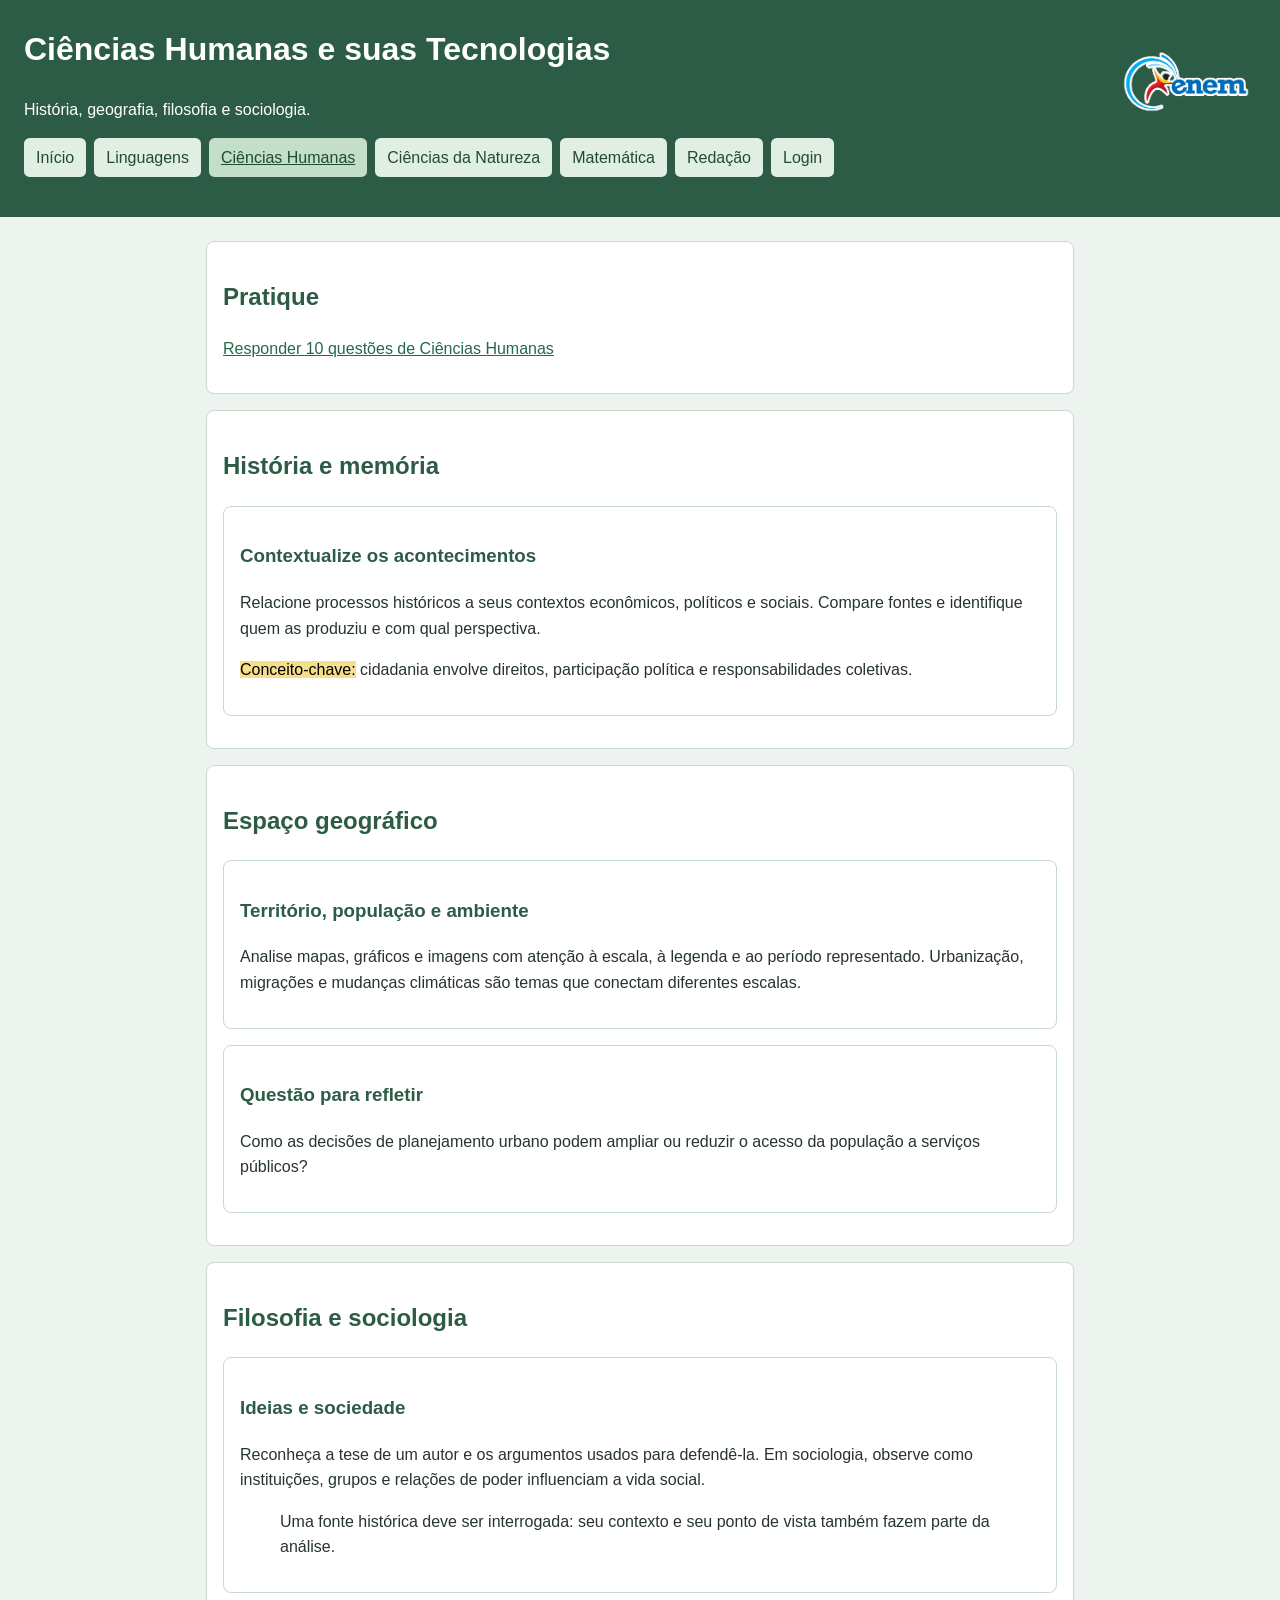
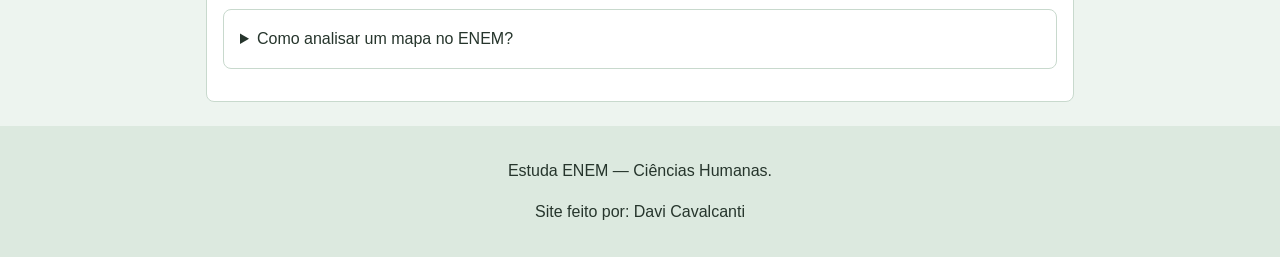
<file: Paginas/humanas.html>
<!doctype html>
<html lang="pt-BR">
<head>
  <meta charset="utf-8">
  <meta name="viewport" content="width=device-width, initial-scale=1">
  <title>Estuda ENEM | Ciências Humanas</title>
  <link rel="stylesheet" href="estilo.css">
</head>
<body>
  <header>
    <img class="logo-topo" src="../Imagens/Logo%20enem.png" alt="Logo do ENEM">
    <h1>Ciências Humanas e suas Tecnologias</h1>
    <p>História, geografia, filosofia e sociologia.</p>
    <nav aria-label="Navegação principal">
      <ul>
        <li><a href="index.html">Início</a></li>
        <li><a href="linguagens.html">Linguagens</a></li>
        <li><a href="humanas.html" aria-current="page">Ciências Humanas</a></li>
        <li><a href="natureza.html">Ciências da Natureza</a></li>
        <li><a href="matematica.html">Matemática</a></li>
        <li><a href="redacao.html">Redação</a></li>
        <li><a href="login.html">Login</a></li>
      </ul>
    </nav>
  </header>
  <main>
    <section aria-labelledby="pratica">
      <h2 id="pratica">Pratique</h2>
      <p><a href="questoes-humanas.html">Responder 10 questões de Ciências Humanas</a></p>
    </section>
    <section aria-labelledby="historia">
      <h2 id="historia">História e memória</h2>
      <article>
        <h3>Contextualize os acontecimentos</h3>
        <p>Relacione processos históricos a seus contextos econômicos, políticos e sociais. Compare fontes e identifique quem as produziu e com qual perspectiva.</p>
        <p><mark>Conceito-chave:</mark> cidadania envolve direitos, participação política e responsabilidades coletivas.</p>
      </article>
    </section>
    <section aria-labelledby="geografia">
      <h2 id="geografia">Espaço geográfico</h2>
      <article>
        <h3>Território, população e ambiente</h3>
        <p>Analise mapas, gráficos e imagens com atenção à escala, à legenda e ao período representado. Urbanização, migrações e mudanças climáticas são temas que conectam diferentes escalas.</p>
      </article>
      <aside>
        <h3>Questão para refletir</h3>
        <p>Como as decisões de planejamento urbano podem ampliar ou reduzir o acesso da população a serviços públicos?</p>
      </aside>
    </section>
    <section aria-labelledby="pensamento">
      <h2 id="pensamento">Filosofia e sociologia</h2>
      <article>
        <h3>Ideias e sociedade</h3>
        <p>Reconheça a tese de um autor e os argumentos usados para defendê-la. Em sociologia, observe como instituições, grupos e relações de poder influenciam a vida social.</p>
        <blockquote>
          <p>Uma fonte histórica deve ser interrogada: seu contexto e seu ponto de vista também fazem parte da análise.</p>
        </blockquote>
      </article>
      <details>
        <summary>Como analisar um mapa no ENEM?</summary>
        <p>Leia o título, a legenda, a escala e a fonte; depois relacione os dados à pergunta e ao contexto apresentado.</p>
      </details>
    </section>
  </main>
  <footer>
    <p>Estuda ENEM — Ciências Humanas.</p>
    <p>Site feito por: Davi Cavalcanti</p>
  </footer>
</body>
</html>
</file>
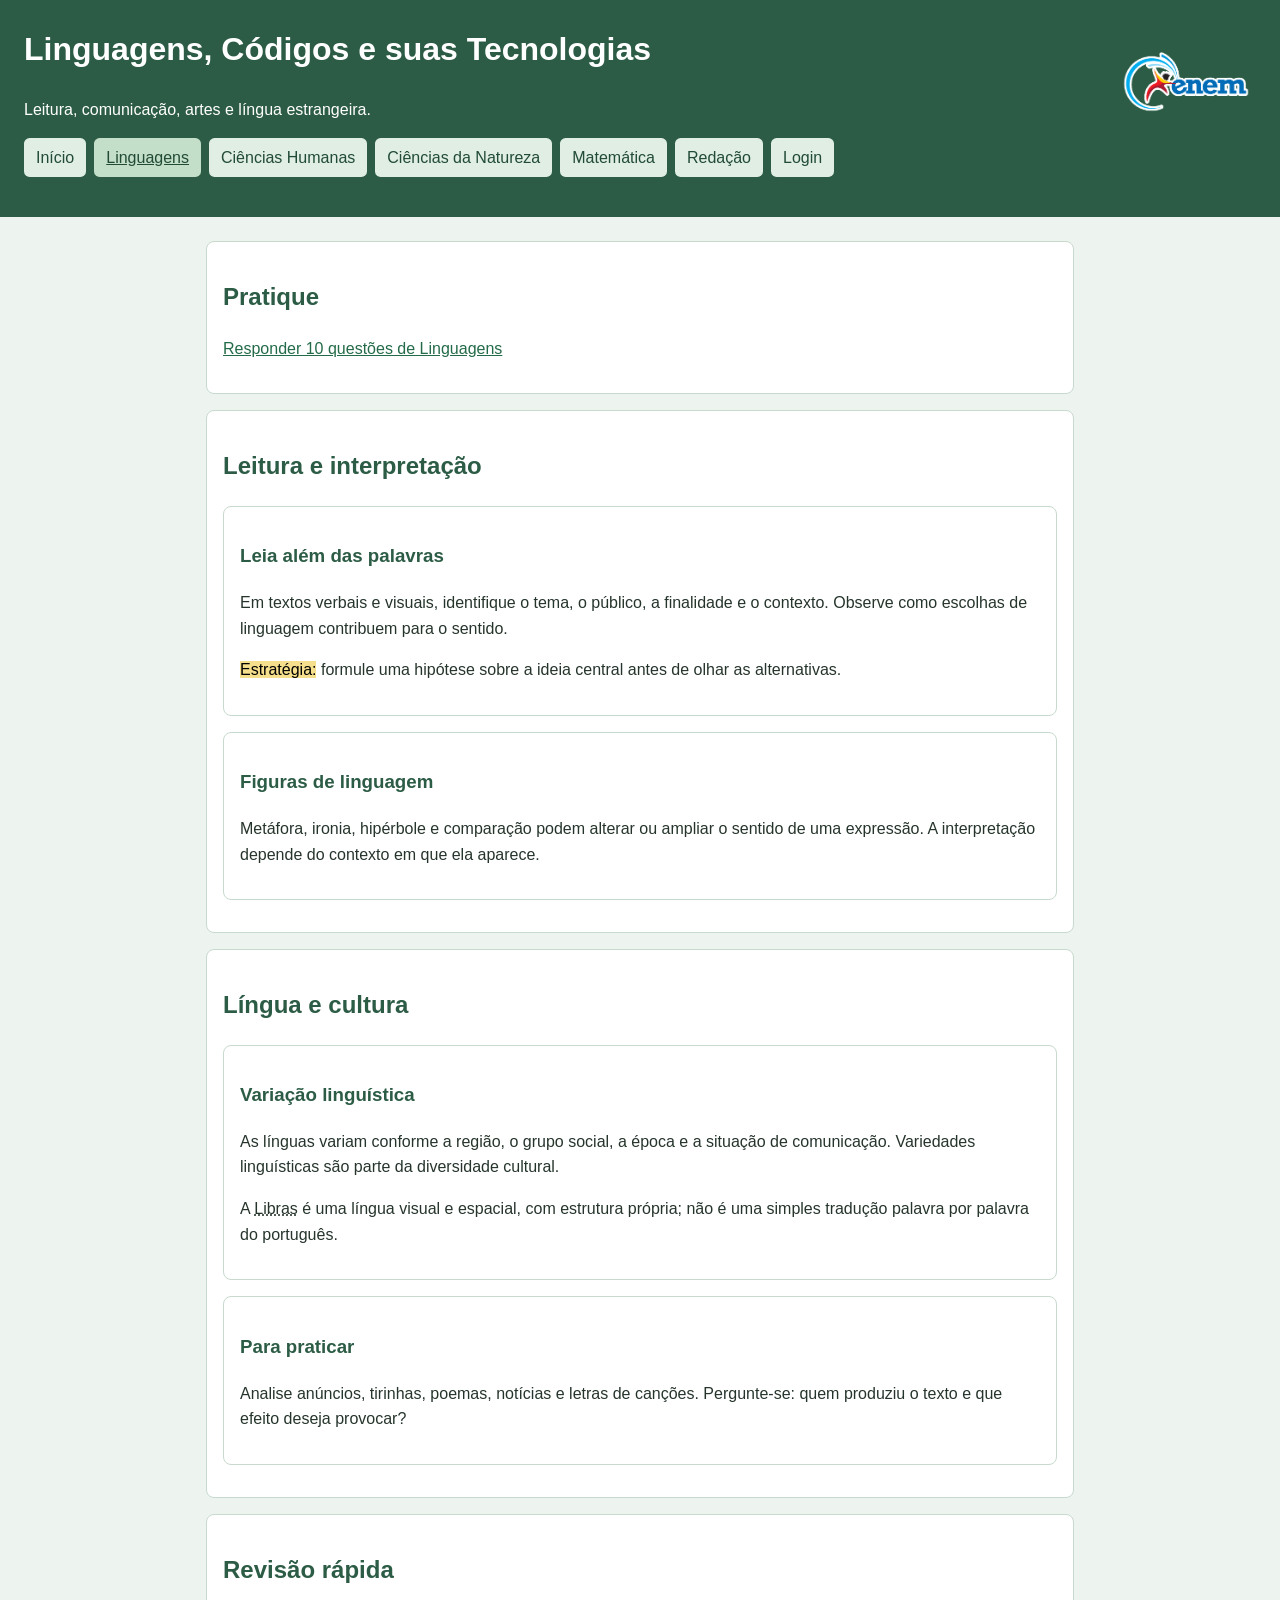
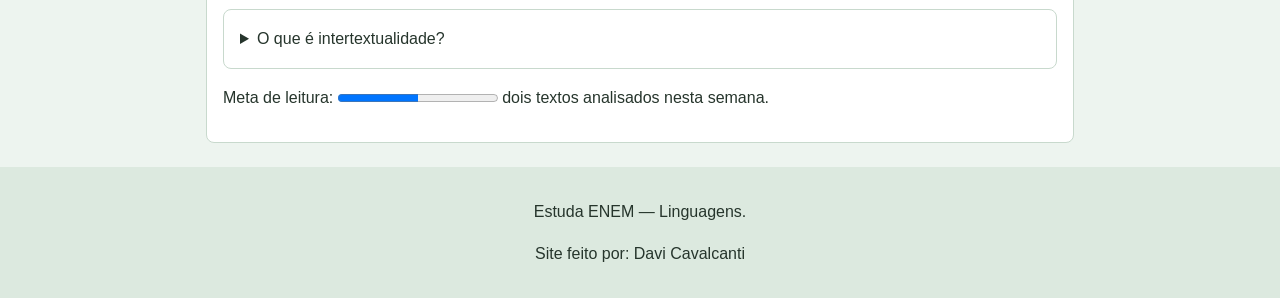
<file: Paginas/linguagens.html>
<!doctype html>
<html lang="pt-BR">
<head>
  <meta charset="utf-8">
  <meta name="viewport" content="width=device-width, initial-scale=1">
  <title>Estuda ENEM | Linguagens</title>
  <link rel="stylesheet" href="estilo.css">
</head>
<body>
  <header>
    <img class="logo-topo" src="../Imagens/Logo%20enem.png" alt="Logo do ENEM">
    <h1>Linguagens, Códigos e suas Tecnologias</h1>
    <p>Leitura, comunicação, artes e língua estrangeira.</p>
    <nav aria-label="Navegação principal">
      <ul>
        <li><a href="index.html">Início</a></li>
        <li><a href="linguagens.html" aria-current="page">Linguagens</a></li>
        <li><a href="humanas.html">Ciências Humanas</a></li>
        <li><a href="natureza.html">Ciências da Natureza</a></li>
        <li><a href="matematica.html">Matemática</a></li>
        <li><a href="redacao.html">Redação</a></li>
        <li><a href="login.html">Login</a></li>
      </ul>
    </nav>
  </header>
  <main>
    <section aria-labelledby="pratica">
      <h2 id="pratica">Pratique</h2>
      <p><a href="questoes-linguagens.html">Responder 10 questões de Linguagens</a></p>
    </section>
    <section aria-labelledby="leitura">
      <h2 id="leitura">Leitura e interpretação</h2>
      <article>
        <h3>Leia além das palavras</h3>
        <p>Em textos verbais e visuais, identifique o tema, o público, a finalidade e o contexto. Observe como escolhas de linguagem contribuem para o sentido.</p>
        <p><mark>Estratégia:</mark> formule uma hipótese sobre a ideia central antes de olhar as alternativas.</p>
      </article>
      <article>
        <h3>Figuras de linguagem</h3>
        <p>Metáfora, ironia, hipérbole e comparação podem alterar ou ampliar o sentido de uma expressão. A interpretação depende do contexto em que ela aparece.</p>
      </article>
    </section>
    <section aria-labelledby="linguas">
      <h2 id="linguas">Língua e cultura</h2>
      <article>
        <h3>Variação linguística</h3>
        <p>As línguas variam conforme a região, o grupo social, a época e a situação de comunicação. Variedades linguísticas são parte da diversidade cultural.</p>
        <p>A <abbr title="Língua Brasileira de Sinais">Libras</abbr> é uma língua visual e espacial, com estrutura própria; não é uma simples tradução palavra por palavra do português.</p>
      </article>
      <aside>
        <h3>Para praticar</h3>
        <p>Analise anúncios, tirinhas, poemas, notícias e letras de canções. Pergunte-se: quem produziu o texto e que efeito deseja provocar?</p>
      </aside>
    </section>
    <section aria-labelledby="revisao">
      <h2 id="revisao">Revisão rápida</h2>
      <details>
        <summary>O que é intertextualidade?</summary>
        <p>É a relação entre textos, que pode aparecer como citação, referência, paródia ou diálogo com uma obra anterior.</p>
      </details>
      <p>Meta de leitura: <progress value="2" max="4">2 de 4 textos</progress> dois textos analisados nesta semana.</p>
    </section>
  </main>
  <footer>
    <p>Estuda ENEM — Linguagens.</p>
    <p>Site feito por: Davi Cavalcanti</p>
  </footer>
</body>
</html>
</file>
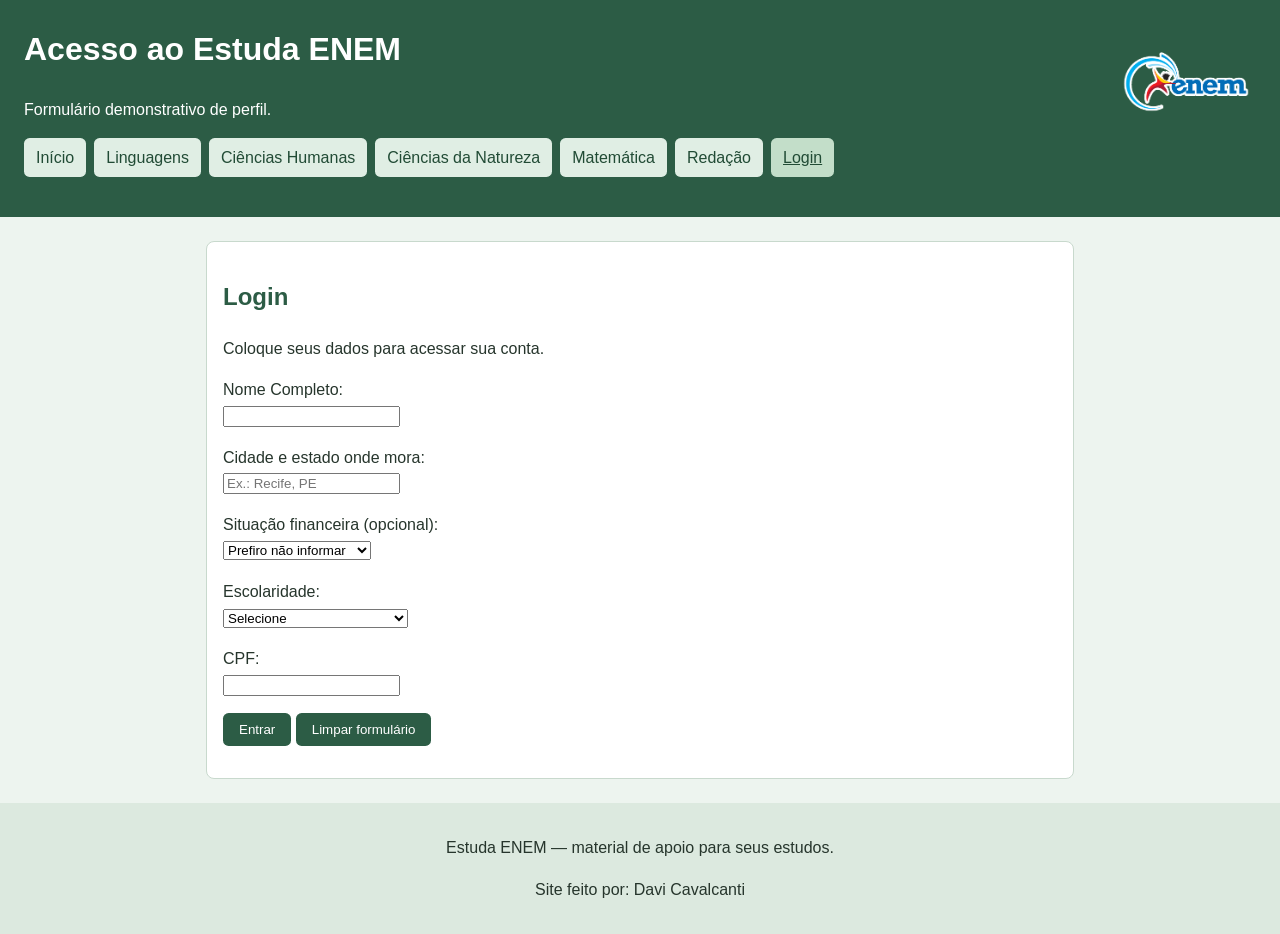
<file: Paginas/login.html>
<!doctype html>
<html lang="pt-BR">
<head>
  <meta charset="utf-8">
  <meta name="viewport" content="width=device-width, initial-scale=1">
  <title>Estuda ENEM | Login demonstrativo</title>
  <link rel="stylesheet" href="estilo.css">
</head>
<body>
  <header>
    <img class="logo-topo" src="../Imagens/Logo%20enem.png" alt="Logo do ENEM">
    <h1>Acesso ao Estuda ENEM</h1>
    <p>Formulário demonstrativo de perfil.</p>
    <nav aria-label="Navegação principal">
      <ul>
        <li><a href="index.html">Início</a></li>
        <li><a href="linguagens.html">Linguagens</a></li>
        <li><a href="humanas.html">Ciências Humanas</a></li>
        <li><a href="natureza.html">Ciências da Natureza</a></li>
        <li><a href="matematica.html">Matemática</a></li>
        <li><a href="redacao.html">Redação</a></li>
        <li><a href="login.html" aria-current="page">Login</a></li>
      </ul>
    </nav>
  </header>
  <main>
    <section aria-labelledby="formulario">
      <h2 id="formulario">Login</h2>
      <p>Coloque seus dados para acessar sua conta.</p>
      <form>
        <p>
          <label for="nome">Nome Completo:</label><br>
          <input id="nome" name="nome" type="text" autocomplete="name" required>
        </p>
        <p>
          <label for="local">Cidade e estado onde mora:</label><br>
          <input id="local" name="local" type="text" placeholder="Ex.: Recife, PE" autocomplete="address-level2">
        </p>
        <p>
          <label for="situacao-financeira">Situação financeira (opcional):</label><br>
          <select id="situacao-financeira" name="situacao-financeira">
            <option value="">Prefiro não informar</option>
            <option value="baixa-renda">Renda familiar baixa</option>
            <option value="media-renda">Renda familiar média</option>
            <option value="alta-renda">Renda familiar alta</option>
          </select>
        </p>
        <p>
          <label for="escolaridade">Escolaridade:</label><br>
          <select id="escolaridade" name="escolaridade" required>
            <option value="">Selecione</option>
            <option value="fundamental">Ensino Fundamental</option>
            <option value="medio-incompleto">Ensino Médio incompleto</option>
            <option value="medio-completo">Ensino Médio completo</option>
            <option value="superior-incompleto">Ensino Superior incompleto</option>
            <option value="superior-completo">Ensino Superior completo</option>
            <option value="pos-graduacao">Pós-graduação</option>
          </select>
        </p>
        <p>
          <label for="senha">CPF:</label><br>
          <input id="senha" name="senha" type="password" autocomplete="new-password" required>
        </p>
        <p>
          <button type="submit">Entrar</button>
          <button type="reset">Limpar formulário</button>
        </p>
      </form>
    </section>
  </main>
  <footer>
    <p>Estuda ENEM — material de apoio para seus estudos.</p>
    <p>Site feito por: Davi Cavalcanti</p>
  </footer>
</body>
</html>
</file>
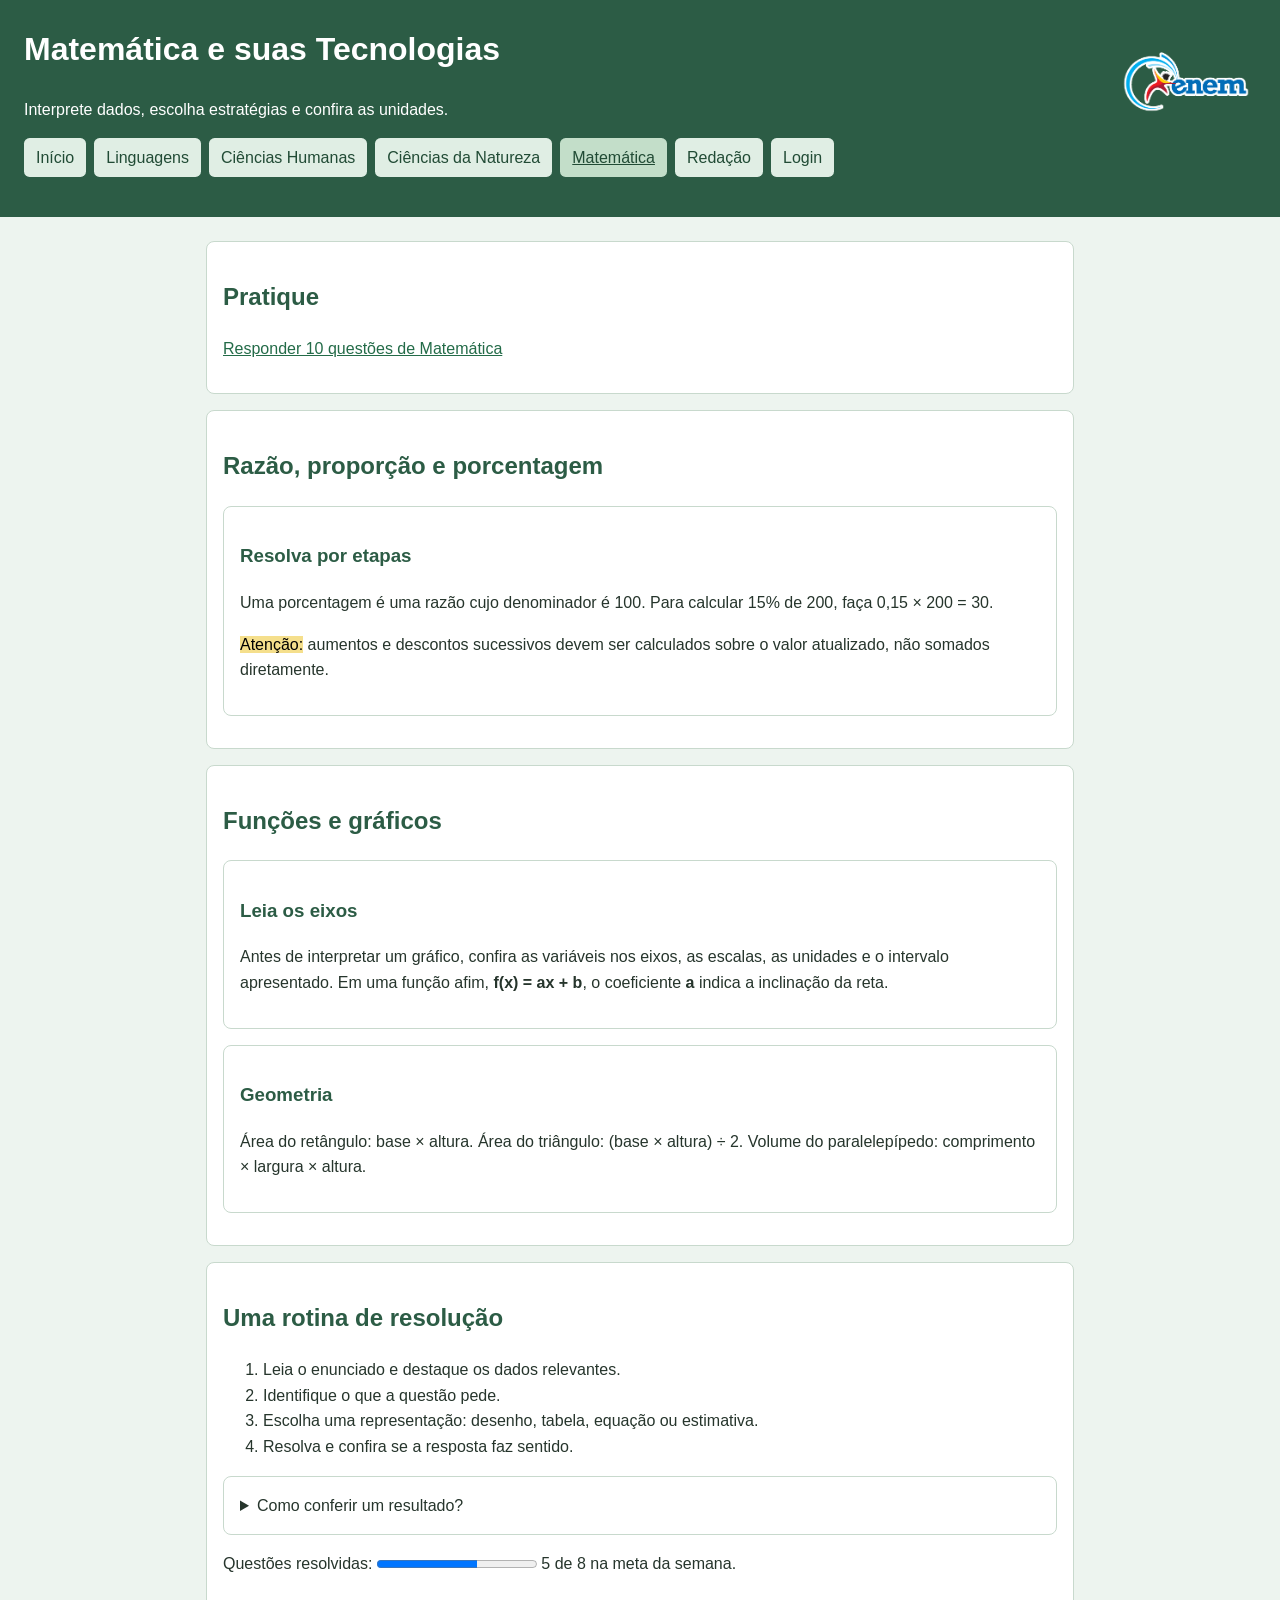
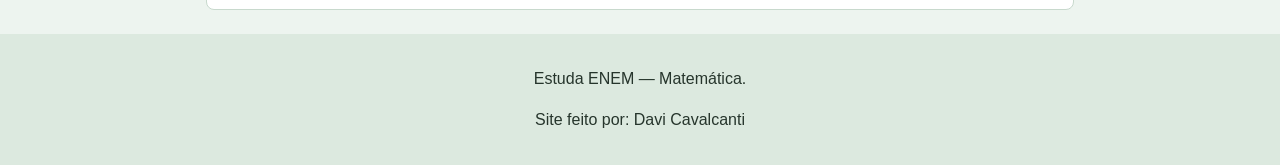
<file: Paginas/matematica.html>
<!doctype html>
<html lang="pt-BR">
<head>
  <meta charset="utf-8">
  <meta name="viewport" content="width=device-width, initial-scale=1">
  <title>Estuda ENEM | Matemática</title>
  <link rel="stylesheet" href="estilo.css">
</head>
<body>
  <header>
    <img class="logo-topo" src="../Imagens/Logo%20enem.png" alt="Logo do ENEM">
    <h1>Matemática e suas Tecnologias</h1>
    <p>Interprete dados, escolha estratégias e confira as unidades.</p>
    <nav aria-label="Navegação principal">
      <ul>
        <li><a href="index.html">Início</a></li>
        <li><a href="linguagens.html">Linguagens</a></li>
        <li><a href="humanas.html">Ciências Humanas</a></li>
        <li><a href="natureza.html">Ciências da Natureza</a></li>
        <li><a href="matematica.html" aria-current="page">Matemática</a></li>
        <li><a href="redacao.html">Redação</a></li>
        <li><a href="login.html">Login</a></li>
      </ul>
    </nav>
  </header>
  <main>
    <section aria-labelledby="pratica">
      <h2 id="pratica">Pratique</h2>
      <p><a href="questoes-matematica.html">Responder 10 questões de Matemática</a></p>
    </section>
    <section aria-labelledby="proporcao">
      <h2 id="proporcao">Razão, proporção e porcentagem</h2>
      <article>
        <h3>Resolva por etapas</h3>
        <p>Uma porcentagem é uma razão cujo denominador é 100. Para calcular 15% de 200, faça 0,15 × 200 = 30.</p>
        <p><mark>Atenção:</mark> aumentos e descontos sucessivos devem ser calculados sobre o valor atualizado, não somados diretamente.</p>
      </article>
    </section>
    <section aria-labelledby="funcoes">
      <h2 id="funcoes">Funções e gráficos</h2>
      <article>
        <h3>Leia os eixos</h3>
        <p>Antes de interpretar um gráfico, confira as variáveis nos eixos, as escalas, as unidades e o intervalo apresentado. Em uma função afim, <strong>f(x) = ax + b</strong>, o coeficiente <strong>a</strong> indica a inclinação da reta.</p>
      </article>
      <aside>
        <h3>Geometria</h3>
        <p>Área do retângulo: base × altura. Área do triângulo: (base × altura) ÷ 2. Volume do paralelepípedo: comprimento × largura × altura.</p>
      </aside>
    </section>
    <section aria-labelledby="resolucao">
      <h2 id="resolucao">Uma rotina de resolução</h2>
      <ol>
        <li>Leia o enunciado e destaque os dados relevantes.</li>
        <li>Identifique o que a questão pede.</li>
        <li>Escolha uma representação: desenho, tabela, equação ou estimativa.</li>
        <li>Resolva e confira se a resposta faz sentido.</li>
      </ol>
      <details>
        <summary>Como conferir um resultado?</summary>
        <p>Releia o problema, verifique as unidades e estime a ordem de grandeza. Se possível, substitua o resultado na relação usada.</p>
      </details>
      <p>Questões resolvidas: <progress value="5" max="8">5 de 8</progress> 5 de 8 na meta da semana.</p>
    </section>
  </main>
  <footer>
    <p>Estuda ENEM — Matemática.</p>
    <p>Site feito por: Davi Cavalcanti</p>
  </footer>
</body>
</html>
</file>
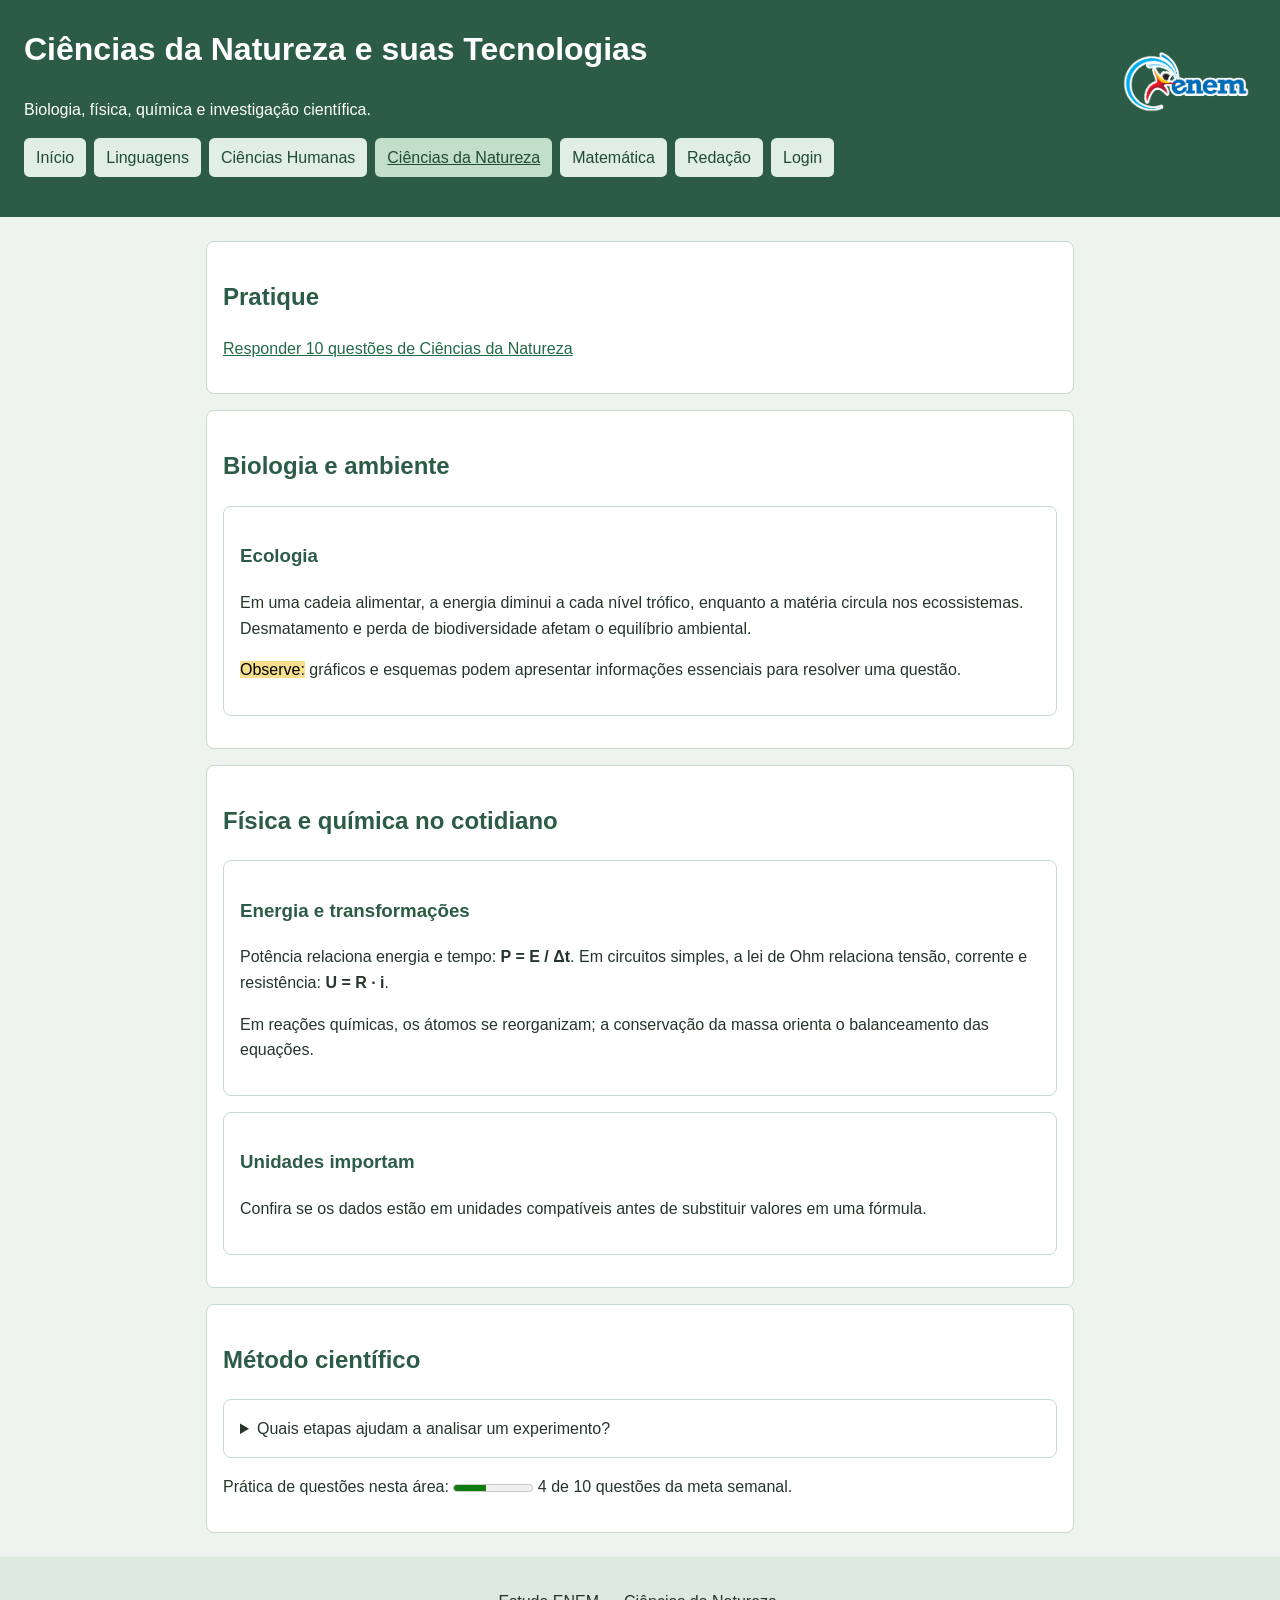
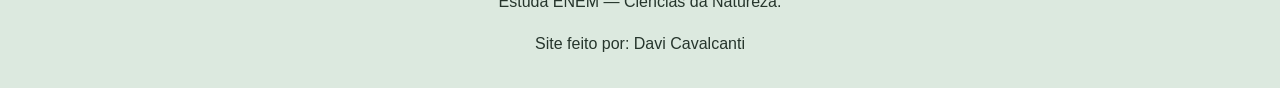
<file: Paginas/natureza.html>
<!doctype html>
<html lang="pt-BR">
<head>
  <meta charset="utf-8">
  <meta name="viewport" content="width=device-width, initial-scale=1">
  <title>Estuda ENEM | Ciências da Natureza</title>
  <link rel="stylesheet" href="estilo.css">
</head>
<body>
  <header>
    <img class="logo-topo" src="../Imagens/Logo%20enem.png" alt="Logo do ENEM">
    <h1>Ciências da Natureza e suas Tecnologias</h1>
    <p>Biologia, física, química e investigação científica.</p>
    <nav aria-label="Navegação principal">
      <ul>
        <li><a href="index.html">Início</a></li>
        <li><a href="linguagens.html">Linguagens</a></li>
        <li><a href="humanas.html">Ciências Humanas</a></li>
        <li><a href="natureza.html" aria-current="page">Ciências da Natureza</a></li>
        <li><a href="matematica.html">Matemática</a></li>
        <li><a href="redacao.html">Redação</a></li>
        <li><a href="login.html">Login</a></li>
      </ul>
    </nav>
  </header>
  <main>
    <section aria-labelledby="pratica">
      <h2 id="pratica">Pratique</h2>
      <p><a href="questoes-natureza.html">Responder 10 questões de Ciências da Natureza</a></p>
    </section>
    <section aria-labelledby="biologia">
      <h2 id="biologia">Biologia e ambiente</h2>
      <article>
        <h3>Ecologia</h3>
        <p>Em uma cadeia alimentar, a energia diminui a cada nível trófico, enquanto a matéria circula nos ecossistemas. Desmatamento e perda de biodiversidade afetam o equilíbrio ambiental.</p>
        <p><mark>Observe:</mark> gráficos e esquemas podem apresentar informações essenciais para resolver uma questão.</p>
      </article>
    </section>
    <section aria-labelledby="fisica-quimica">
      <h2 id="fisica-quimica">Física e química no cotidiano</h2>
      <article>
        <h3>Energia e transformações</h3>
        <p>Potência relaciona energia e tempo: <strong>P = E / Δt</strong>. Em circuitos simples, a lei de Ohm relaciona tensão, corrente e resistência: <strong>U = R · i</strong>.</p>
        <p>Em reações químicas, os átomos se reorganizam; a conservação da massa orienta o balanceamento das equações.</p>
      </article>
      <aside>
        <h3>Unidades importam</h3>
        <p>Confira se os dados estão em unidades compatíveis antes de substituir valores em uma fórmula.</p>
      </aside>
    </section>
    <section aria-labelledby="metodo">
      <h2 id="metodo">Método científico</h2>
      <details>
        <summary>Quais etapas ajudam a analisar um experimento?</summary>
        <p>Identifique a pergunta, a hipótese, as variáveis, o procedimento, os resultados e a conclusão. Diferencie o que foi observado do que foi inferido.</p>
      </details>
      <p>Prática de questões nesta área: <meter min="0" max="10" value="4">4 de 10</meter> 4 de 10 questões da meta semanal.</p>
    </section>
  </main>
  <footer>
    <p>Estuda ENEM — Ciências da Natureza.</p>
    <p>Site feito por: Davi Cavalcanti</p>
  </footer>
</body>
</html>
</file>
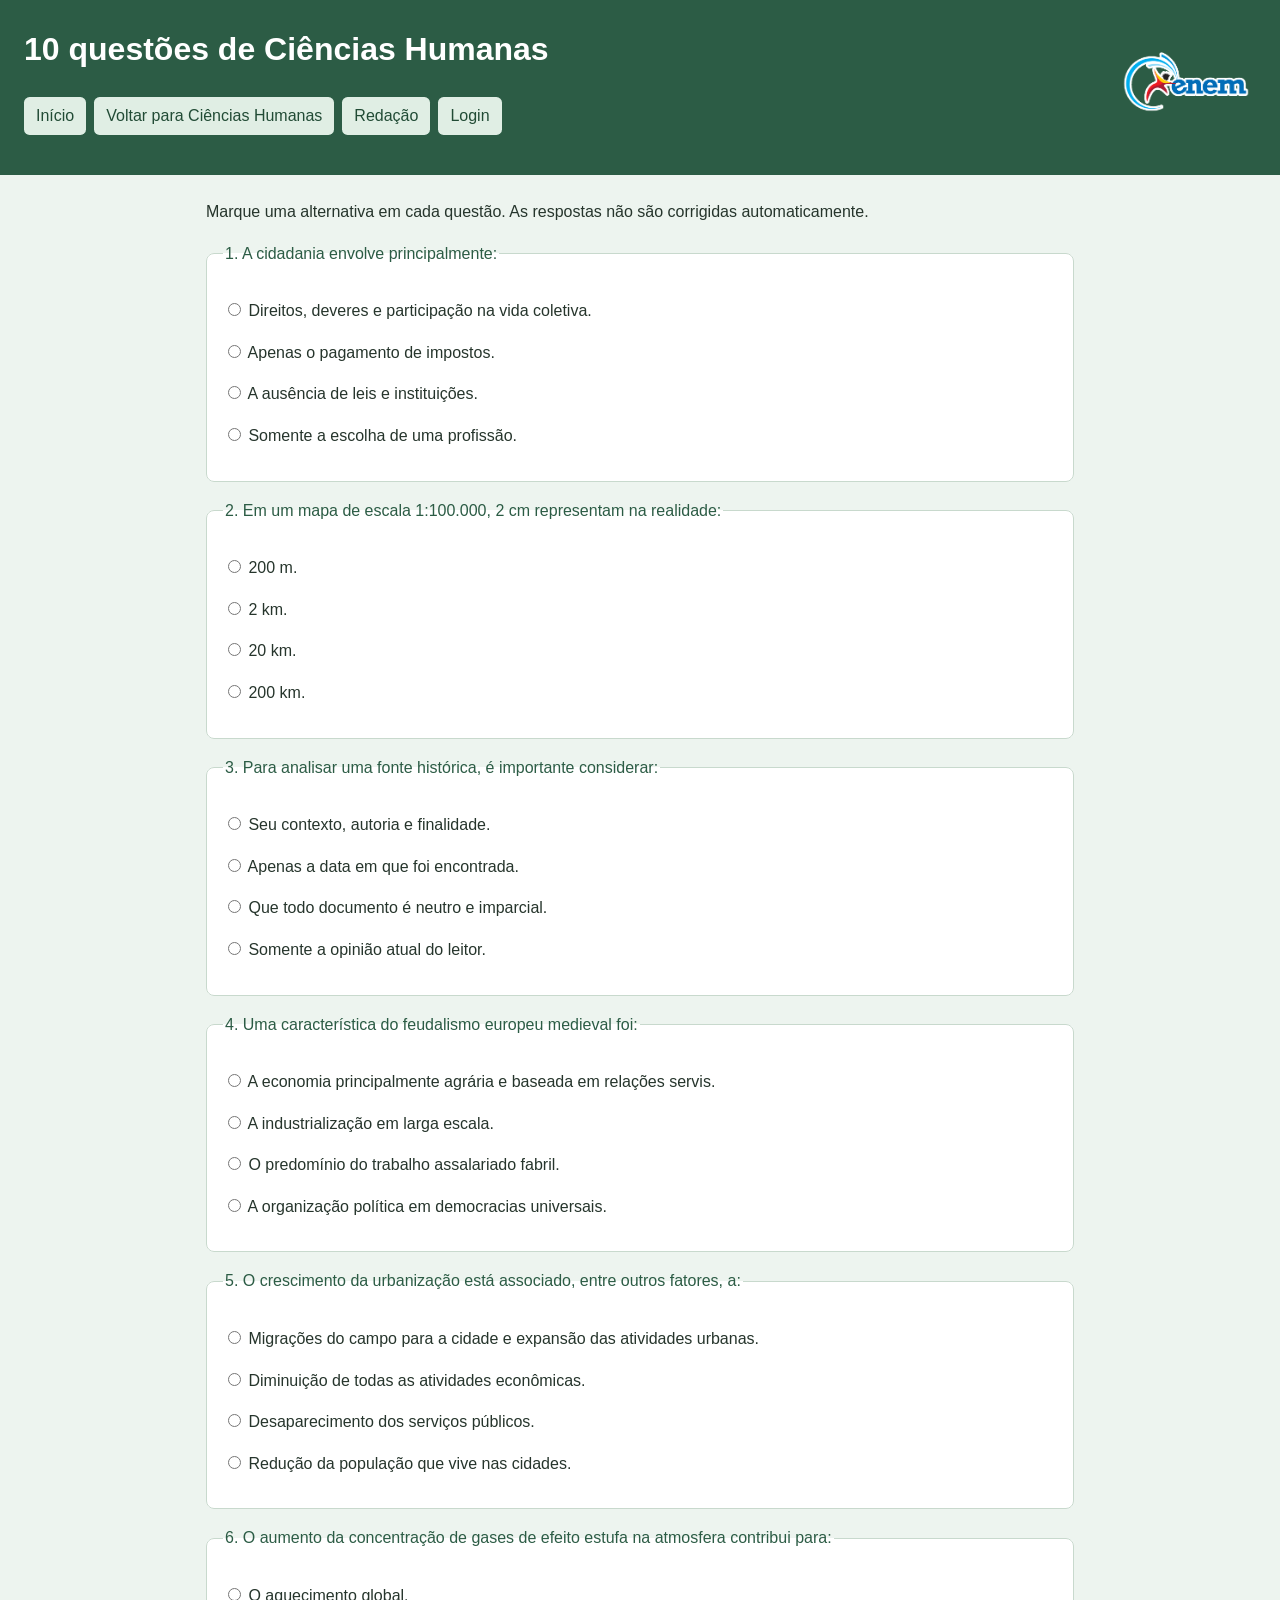
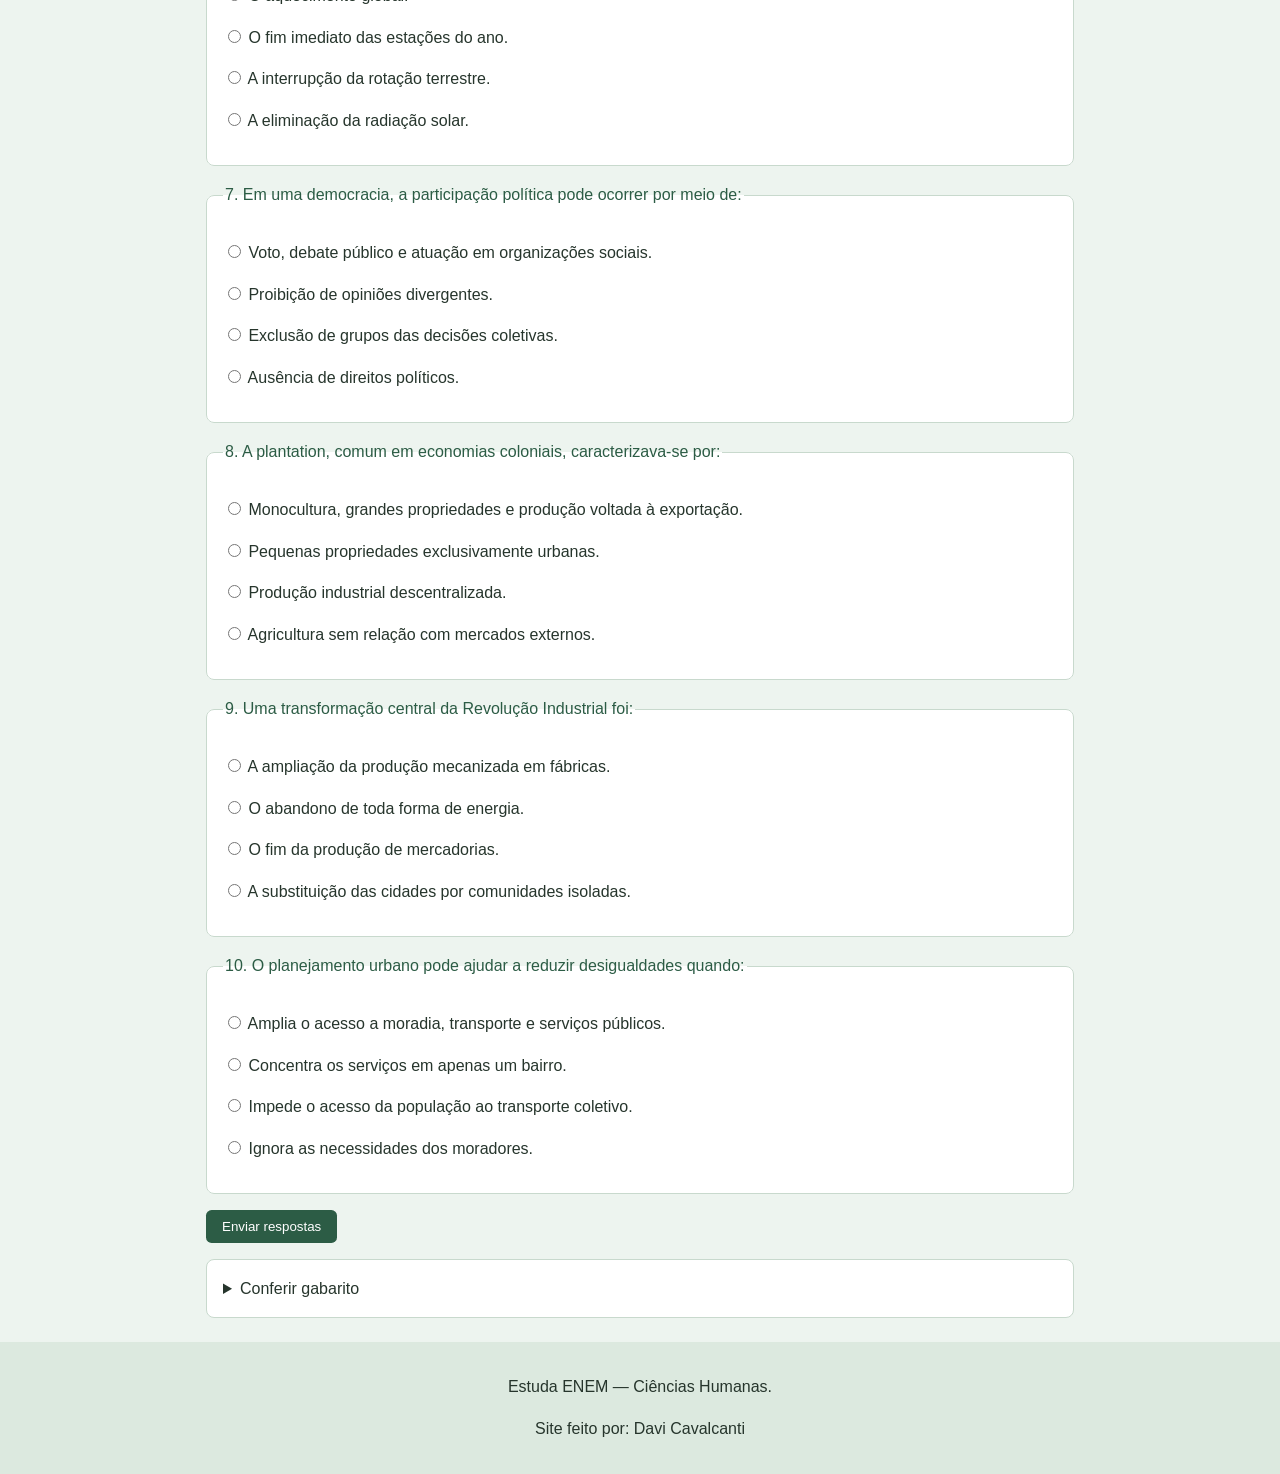
<file: Paginas/questoes-humanas.html>
<!doctype html>
<html lang="pt-BR">
<head>
  <meta charset="utf-8">
  <meta name="viewport" content="width=device-width, initial-scale=1">
  <title>Estuda ENEM | Questões de Ciências Humanas</title>
  <link rel="stylesheet" href="estilo.css">
</head>
<body>
  <header>
    <img class="logo-topo" src="../Imagens/Logo%20enem.png" alt="Logo do ENEM">
    <h1>10 questões de Ciências Humanas</h1>
    <nav aria-label="Navegação da página">
      <ul>
        <li><a href="index.html">Início</a></li>
        <li><a href="humanas.html">Voltar para Ciências Humanas</a></li>
        <li><a href="redacao.html">Redação</a></li>
        <li><a href="login.html">Login</a></li>
      </ul>
    </nav>
  </header>
  <main>
    <p>Marque uma alternativa em cada questão. As respostas não são corrigidas automaticamente.</p>
    <form>
      <fieldset>
        <legend>1. A cidadania envolve principalmente:</legend>
        <p><label><input type="radio" name="q1" value="a"> Direitos, deveres e participação na vida coletiva.</label></p>
        <p><label><input type="radio" name="q1" value="b"> Apenas o pagamento de impostos.</label></p>
        <p><label><input type="radio" name="q1" value="c"> A ausência de leis e instituições.</label></p>
        <p><label><input type="radio" name="q1" value="d"> Somente a escolha de uma profissão.</label></p>
      </fieldset>
      <fieldset>
        <legend>2. Em um mapa de escala 1:100.000, 2 cm representam na realidade:</legend>
        <p><label><input type="radio" name="q2" value="a"> 200 m.</label></p>
        <p><label><input type="radio" name="q2" value="b"> 2 km.</label></p>
        <p><label><input type="radio" name="q2" value="c"> 20 km.</label></p>
        <p><label><input type="radio" name="q2" value="d"> 200 km.</label></p>
      </fieldset>
      <fieldset>
        <legend>3. Para analisar uma fonte histórica, é importante considerar:</legend>
        <p><label><input type="radio" name="q3" value="a"> Seu contexto, autoria e finalidade.</label></p>
        <p><label><input type="radio" name="q3" value="b"> Apenas a data em que foi encontrada.</label></p>
        <p><label><input type="radio" name="q3" value="c"> Que todo documento é neutro e imparcial.</label></p>
        <p><label><input type="radio" name="q3" value="d"> Somente a opinião atual do leitor.</label></p>
      </fieldset>
      <fieldset>
        <legend>4. Uma característica do feudalismo europeu medieval foi:</legend>
        <p><label><input type="radio" name="q4" value="a"> A economia principalmente agrária e baseada em relações servis.</label></p>
        <p><label><input type="radio" name="q4" value="b"> A industrialização em larga escala.</label></p>
        <p><label><input type="radio" name="q4" value="c"> O predomínio do trabalho assalariado fabril.</label></p>
        <p><label><input type="radio" name="q4" value="d"> A organização política em democracias universais.</label></p>
      </fieldset>
      <fieldset>
        <legend>5. O crescimento da urbanização está associado, entre outros fatores, a:</legend>
        <p><label><input type="radio" name="q5" value="a"> Migrações do campo para a cidade e expansão das atividades urbanas.</label></p>
        <p><label><input type="radio" name="q5" value="b"> Diminuição de todas as atividades econômicas.</label></p>
        <p><label><input type="radio" name="q5" value="c"> Desaparecimento dos serviços públicos.</label></p>
        <p><label><input type="radio" name="q5" value="d"> Redução da população que vive nas cidades.</label></p>
      </fieldset>
      <fieldset>
        <legend>6. O aumento da concentração de gases de efeito estufa na atmosfera contribui para:</legend>
        <p><label><input type="radio" name="q6" value="a"> O aquecimento global.</label></p>
        <p><label><input type="radio" name="q6" value="b"> O fim imediato das estações do ano.</label></p>
        <p><label><input type="radio" name="q6" value="c"> A interrupção da rotação terrestre.</label></p>
        <p><label><input type="radio" name="q6" value="d"> A eliminação da radiação solar.</label></p>
      </fieldset>
      <fieldset>
        <legend>7. Em uma democracia, a participação política pode ocorrer por meio de:</legend>
        <p><label><input type="radio" name="q7" value="a"> Voto, debate público e atuação em organizações sociais.</label></p>
        <p><label><input type="radio" name="q7" value="b"> Proibição de opiniões divergentes.</label></p>
        <p><label><input type="radio" name="q7" value="c"> Exclusão de grupos das decisões coletivas.</label></p>
        <p><label><input type="radio" name="q7" value="d"> Ausência de direitos políticos.</label></p>
      </fieldset>
      <fieldset>
        <legend>8. A plantation, comum em economias coloniais, caracterizava-se por:</legend>
        <p><label><input type="radio" name="q8" value="a"> Monocultura, grandes propriedades e produção voltada à exportação.</label></p>
        <p><label><input type="radio" name="q8" value="b"> Pequenas propriedades exclusivamente urbanas.</label></p>
        <p><label><input type="radio" name="q8" value="c"> Produção industrial descentralizada.</label></p>
        <p><label><input type="radio" name="q8" value="d"> Agricultura sem relação com mercados externos.</label></p>
      </fieldset>
      <fieldset>
        <legend>9. Uma transformação central da Revolução Industrial foi:</legend>
        <p><label><input type="radio" name="q9" value="a"> A ampliação da produção mecanizada em fábricas.</label></p>
        <p><label><input type="radio" name="q9" value="b"> O abandono de toda forma de energia.</label></p>
        <p><label><input type="radio" name="q9" value="c"> O fim da produção de mercadorias.</label></p>
        <p><label><input type="radio" name="q9" value="d"> A substituição das cidades por comunidades isoladas.</label></p>
      </fieldset>
      <fieldset>
        <legend>10. O planejamento urbano pode ajudar a reduzir desigualdades quando:</legend>
        <p><label><input type="radio" name="q10" value="a"> Amplia o acesso a moradia, transporte e serviços públicos.</label></p>
        <p><label><input type="radio" name="q10" value="b"> Concentra os serviços em apenas um bairro.</label></p>
        <p><label><input type="radio" name="q10" value="c"> Impede o acesso da população ao transporte coletivo.</label></p>
        <p><label><input type="radio" name="q10" value="d"> Ignora as necessidades dos moradores.</label></p>
      </fieldset>
      <button type="submit">Enviar respostas</button>
    </form>
    <details>
      <summary>Conferir gabarito</summary>
      <p>1-A, 2-B, 3-A, 4-A, 5-A, 6-A, 7-A, 8-A, 9-A, 10-A.</p>
    </details>
  </main>
  <footer>
    <p>Estuda ENEM — Ciências Humanas.</p>
    <p>Site feito por: Davi Cavalcanti</p>
  </footer>
</body>
</html>
</file>
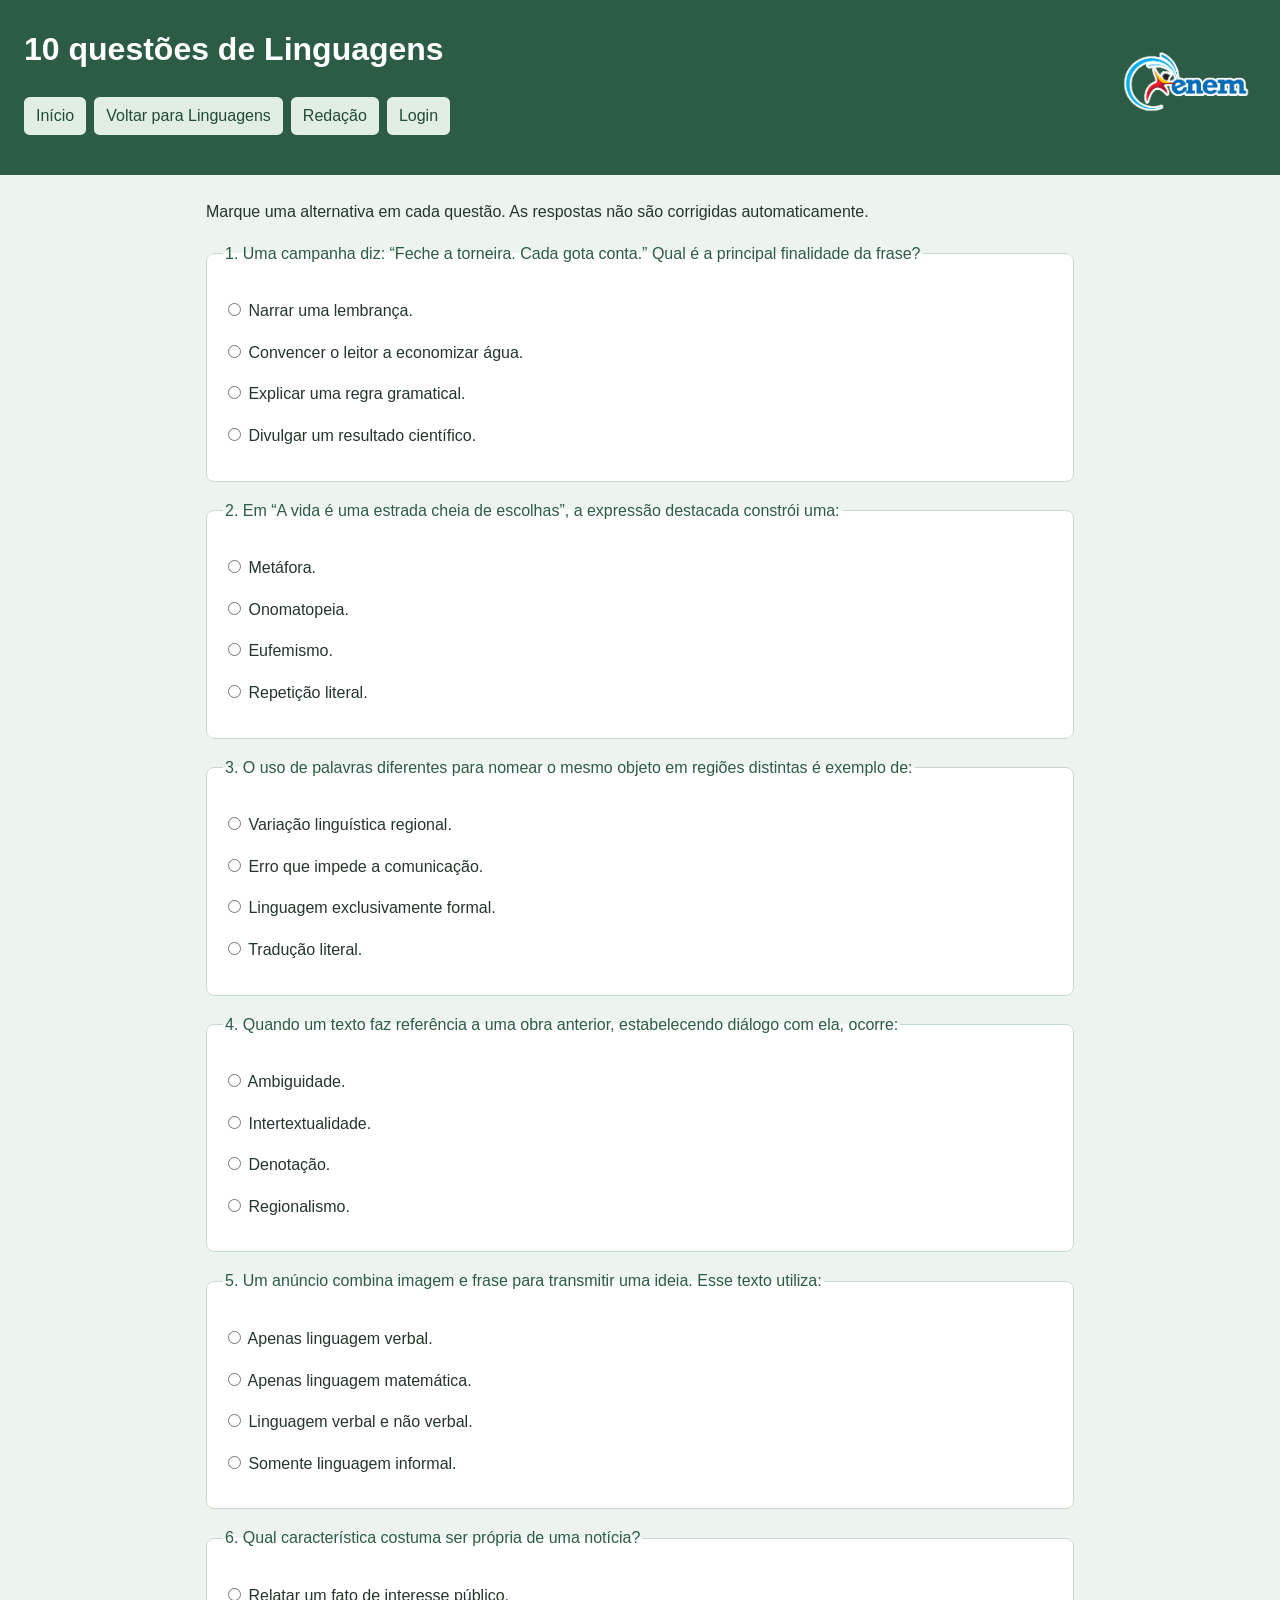
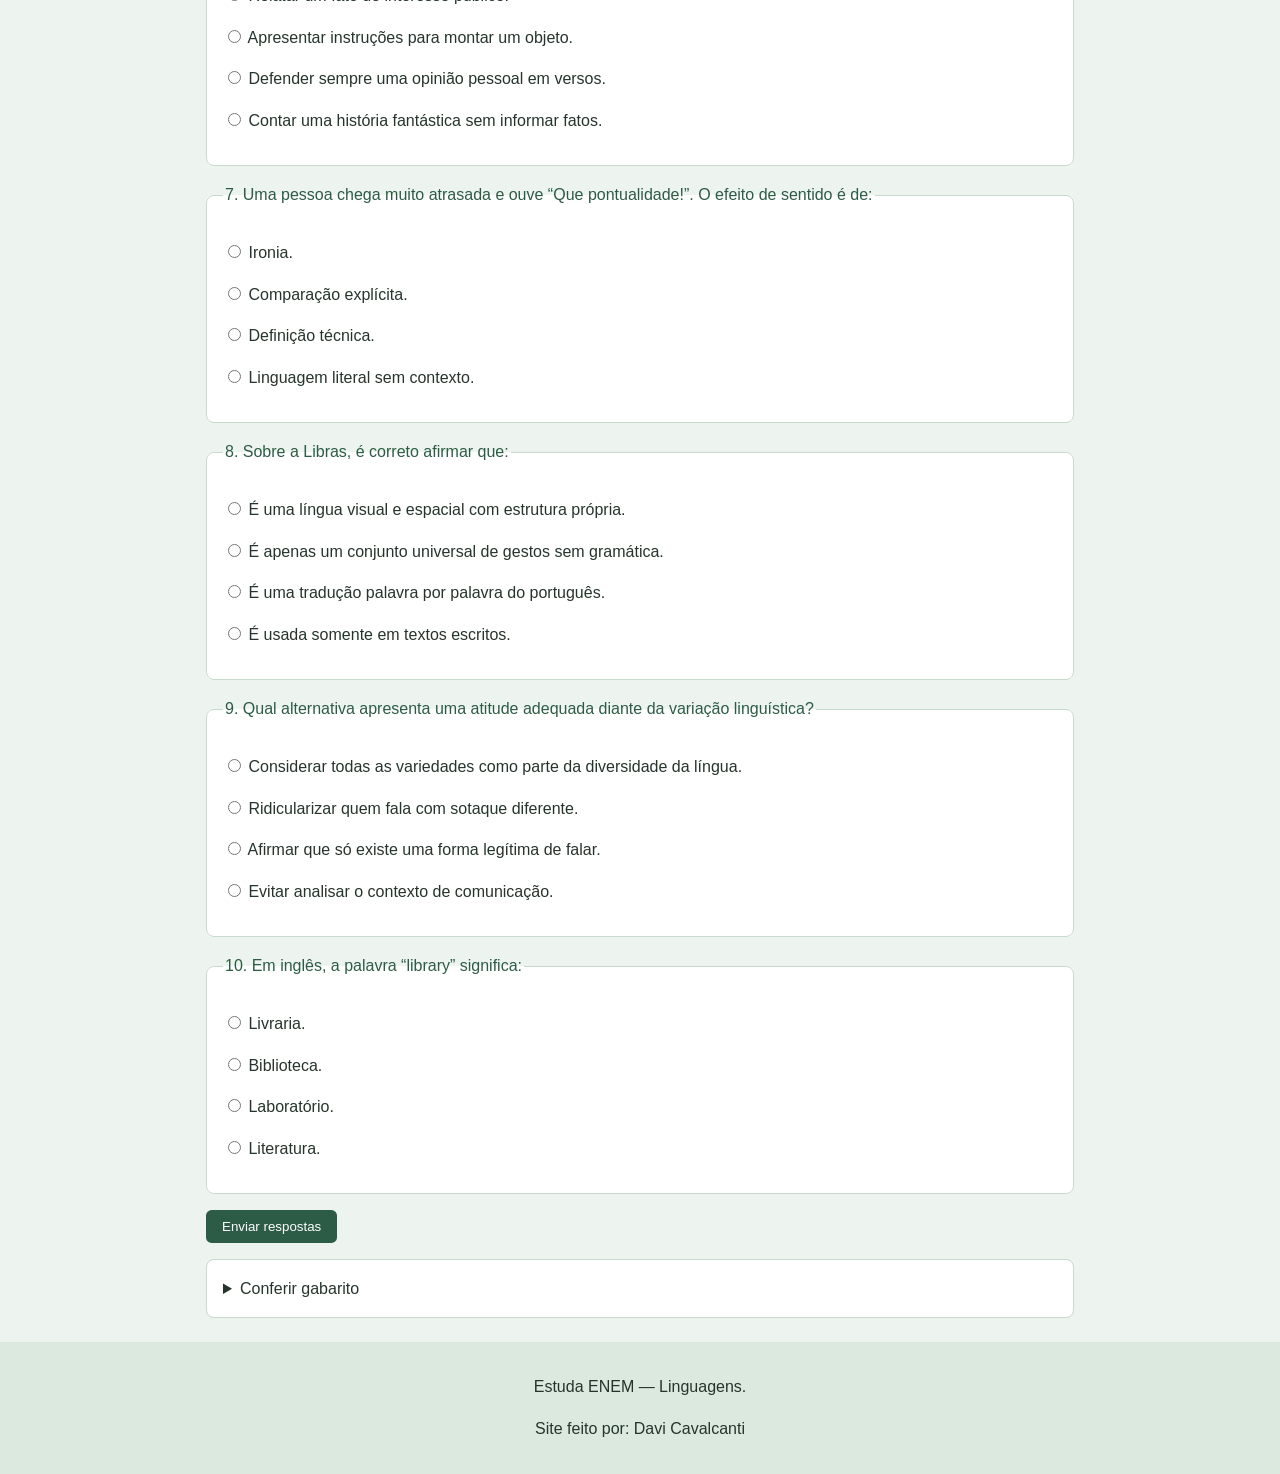
<file: Paginas/questoes-linguagens.html>
<!doctype html>
<html lang="pt-BR">
<head>
  <meta charset="utf-8">
  <meta name="viewport" content="width=device-width, initial-scale=1">
  <title>Estuda ENEM | Questões de Linguagens</title>
  <link rel="stylesheet" href="estilo.css">
</head>
<body>
  <header>
    <img class="logo-topo" src="../Imagens/Logo%20enem.png" alt="Logo do ENEM">
    <h1>10 questões de Linguagens</h1>
    <nav aria-label="Navegação da página">
      <ul>
        <li><a href="index.html">Início</a></li>
        <li><a href="linguagens.html">Voltar para Linguagens</a></li>
        <li><a href="redacao.html">Redação</a></li>
        <li><a href="login.html">Login</a></li>
      </ul>
    </nav>
  </header>
  <main>
    <p>Marque uma alternativa em cada questão. As respostas não são corrigidas automaticamente.</p>
    <form>
      <fieldset>
        <legend>1. Uma campanha diz: “Feche a torneira. Cada gota conta.” Qual é a principal finalidade da frase?</legend>
        <p><label><input type="radio" name="q1" value="a"> Narrar uma lembrança.</label></p>
        <p><label><input type="radio" name="q1" value="b"> Convencer o leitor a economizar água.</label></p>
        <p><label><input type="radio" name="q1" value="c"> Explicar uma regra gramatical.</label></p>
        <p><label><input type="radio" name="q1" value="d"> Divulgar um resultado científico.</label></p>
      </fieldset>
      <fieldset>
        <legend>2. Em “A vida é uma estrada cheia de escolhas”, a expressão destacada constrói uma:</legend>
        <p><label><input type="radio" name="q2" value="a"> Metáfora.</label></p>
        <p><label><input type="radio" name="q2" value="b"> Onomatopeia.</label></p>
        <p><label><input type="radio" name="q2" value="c"> Eufemismo.</label></p>
        <p><label><input type="radio" name="q2" value="d"> Repetição literal.</label></p>
      </fieldset>
      <fieldset>
        <legend>3. O uso de palavras diferentes para nomear o mesmo objeto em regiões distintas é exemplo de:</legend>
        <p><label><input type="radio" name="q3" value="a"> Variação linguística regional.</label></p>
        <p><label><input type="radio" name="q3" value="b"> Erro que impede a comunicação.</label></p>
        <p><label><input type="radio" name="q3" value="c"> Linguagem exclusivamente formal.</label></p>
        <p><label><input type="radio" name="q3" value="d"> Tradução literal.</label></p>
      </fieldset>
      <fieldset>
        <legend>4. Quando um texto faz referência a uma obra anterior, estabelecendo diálogo com ela, ocorre:</legend>
        <p><label><input type="radio" name="q4" value="a"> Ambiguidade.</label></p>
        <p><label><input type="radio" name="q4" value="b"> Intertextualidade.</label></p>
        <p><label><input type="radio" name="q4" value="c"> Denotação.</label></p>
        <p><label><input type="radio" name="q4" value="d"> Regionalismo.</label></p>
      </fieldset>
      <fieldset>
        <legend>5. Um anúncio combina imagem e frase para transmitir uma ideia. Esse texto utiliza:</legend>
        <p><label><input type="radio" name="q5" value="a"> Apenas linguagem verbal.</label></p>
        <p><label><input type="radio" name="q5" value="b"> Apenas linguagem matemática.</label></p>
        <p><label><input type="radio" name="q5" value="c"> Linguagem verbal e não verbal.</label></p>
        <p><label><input type="radio" name="q5" value="d"> Somente linguagem informal.</label></p>
      </fieldset>
      <fieldset>
        <legend>6. Qual característica costuma ser própria de uma notícia?</legend>
        <p><label><input type="radio" name="q6" value="a"> Relatar um fato de interesse público.</label></p>
        <p><label><input type="radio" name="q6" value="b"> Apresentar instruções para montar um objeto.</label></p>
        <p><label><input type="radio" name="q6" value="c"> Defender sempre uma opinião pessoal em versos.</label></p>
        <p><label><input type="radio" name="q6" value="d"> Contar uma história fantástica sem informar fatos.</label></p>
      </fieldset>
      <fieldset>
        <legend>7. Uma pessoa chega muito atrasada e ouve “Que pontualidade!”. O efeito de sentido é de:</legend>
        <p><label><input type="radio" name="q7" value="a"> Ironia.</label></p>
        <p><label><input type="radio" name="q7" value="b"> Comparação explícita.</label></p>
        <p><label><input type="radio" name="q7" value="c"> Definição técnica.</label></p>
        <p><label><input type="radio" name="q7" value="d"> Linguagem literal sem contexto.</label></p>
      </fieldset>
      <fieldset>
        <legend>8. Sobre a Libras, é correto afirmar que:</legend>
        <p><label><input type="radio" name="q8" value="a"> É uma língua visual e espacial com estrutura própria.</label></p>
        <p><label><input type="radio" name="q8" value="b"> É apenas um conjunto universal de gestos sem gramática.</label></p>
        <p><label><input type="radio" name="q8" value="c"> É uma tradução palavra por palavra do português.</label></p>
        <p><label><input type="radio" name="q8" value="d"> É usada somente em textos escritos.</label></p>
      </fieldset>
      <fieldset>
        <legend>9. Qual alternativa apresenta uma atitude adequada diante da variação linguística?</legend>
        <p><label><input type="radio" name="q9" value="a"> Considerar todas as variedades como parte da diversidade da língua.</label></p>
        <p><label><input type="radio" name="q9" value="b"> Ridicularizar quem fala com sotaque diferente.</label></p>
        <p><label><input type="radio" name="q9" value="c"> Afirmar que só existe uma forma legítima de falar.</label></p>
        <p><label><input type="radio" name="q9" value="d"> Evitar analisar o contexto de comunicação.</label></p>
      </fieldset>
      <fieldset>
        <legend>10. Em inglês, a palavra “library” significa:</legend>
        <p><label><input type="radio" name="q10" value="a"> Livraria.</label></p>
        <p><label><input type="radio" name="q10" value="b"> Biblioteca.</label></p>
        <p><label><input type="radio" name="q10" value="c"> Laboratório.</label></p>
        <p><label><input type="radio" name="q10" value="d"> Literatura.</label></p>
      </fieldset>
      <button type="submit">Enviar respostas</button>
    </form>
    <details>
      <summary>Conferir gabarito</summary>
      <p>1-B, 2-A, 3-A, 4-B, 5-C, 6-A, 7-A, 8-A, 9-A, 10-B.</p>
    </details>
  </main>
  <footer>
    <p>Estuda ENEM — Linguagens.</p>
    <p>Site feito por: Davi Cavalcanti</p>
  </footer>
</body>
</html>
</file>
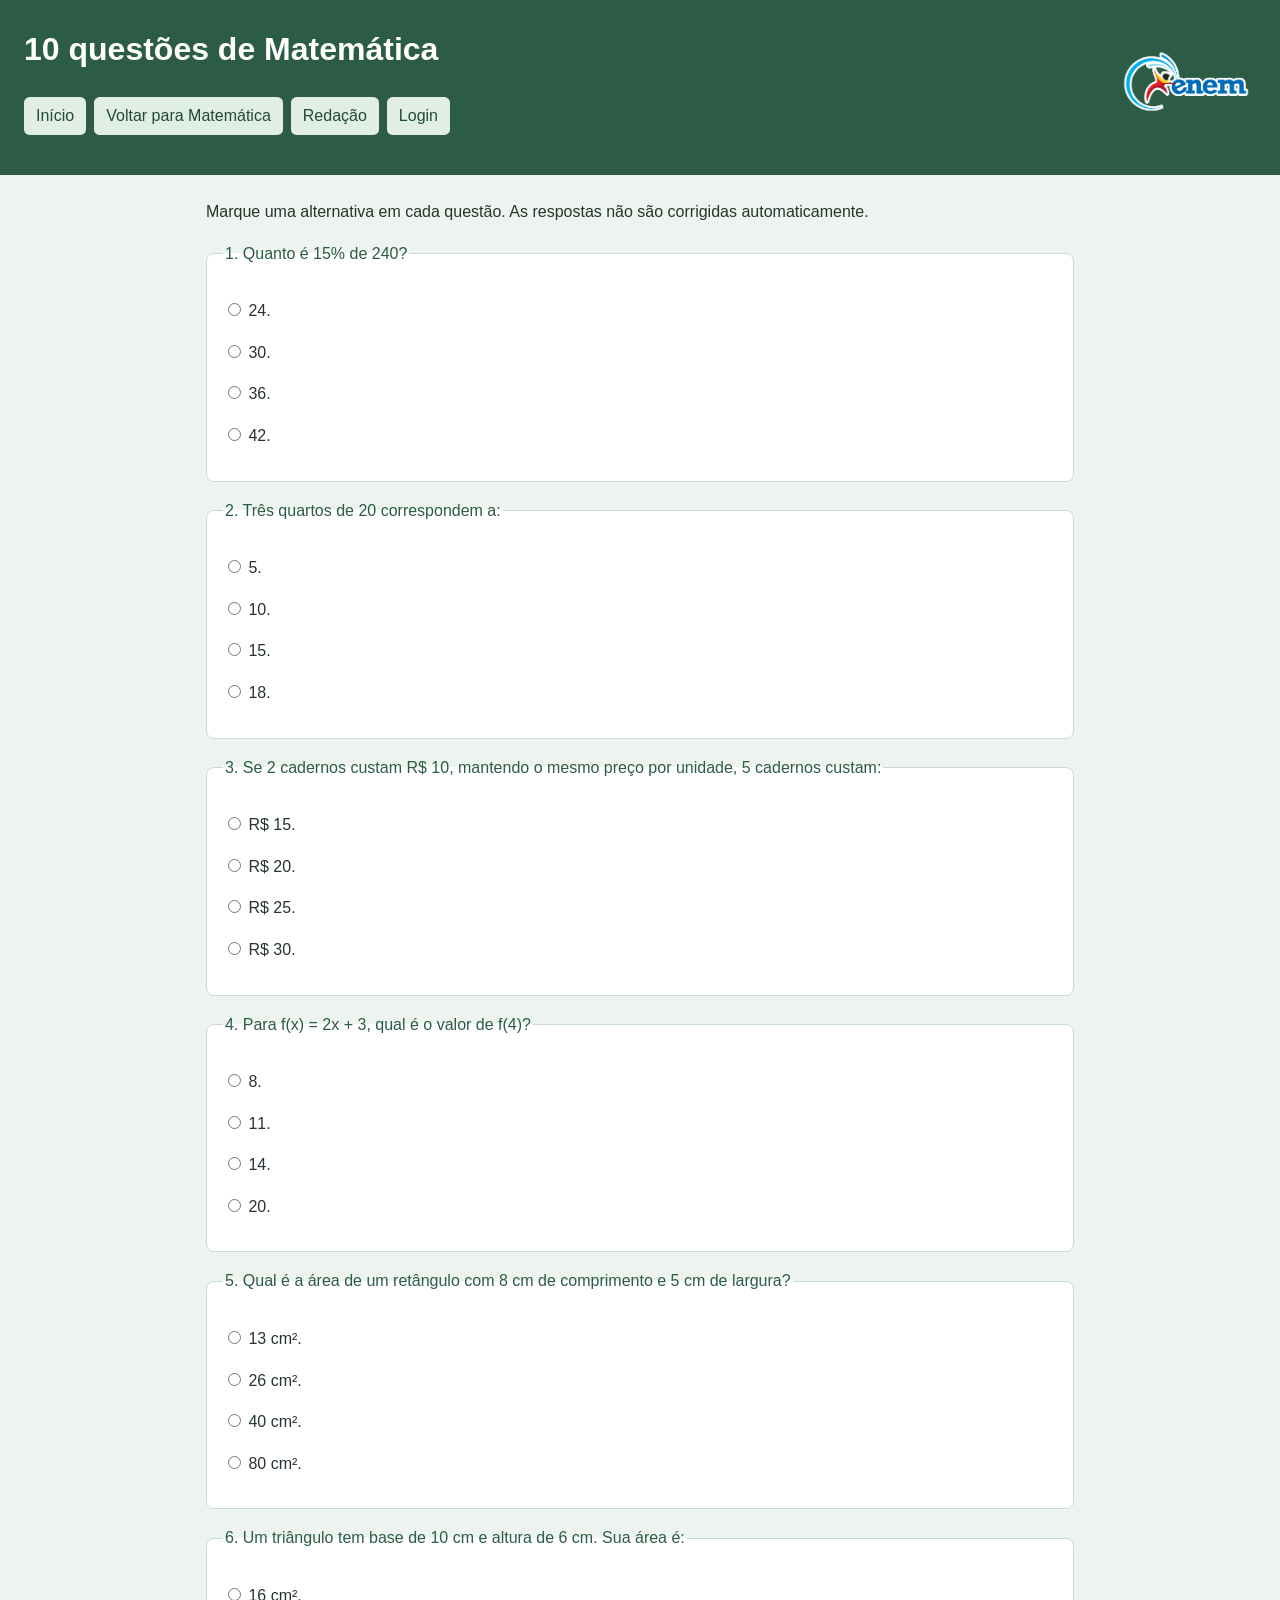
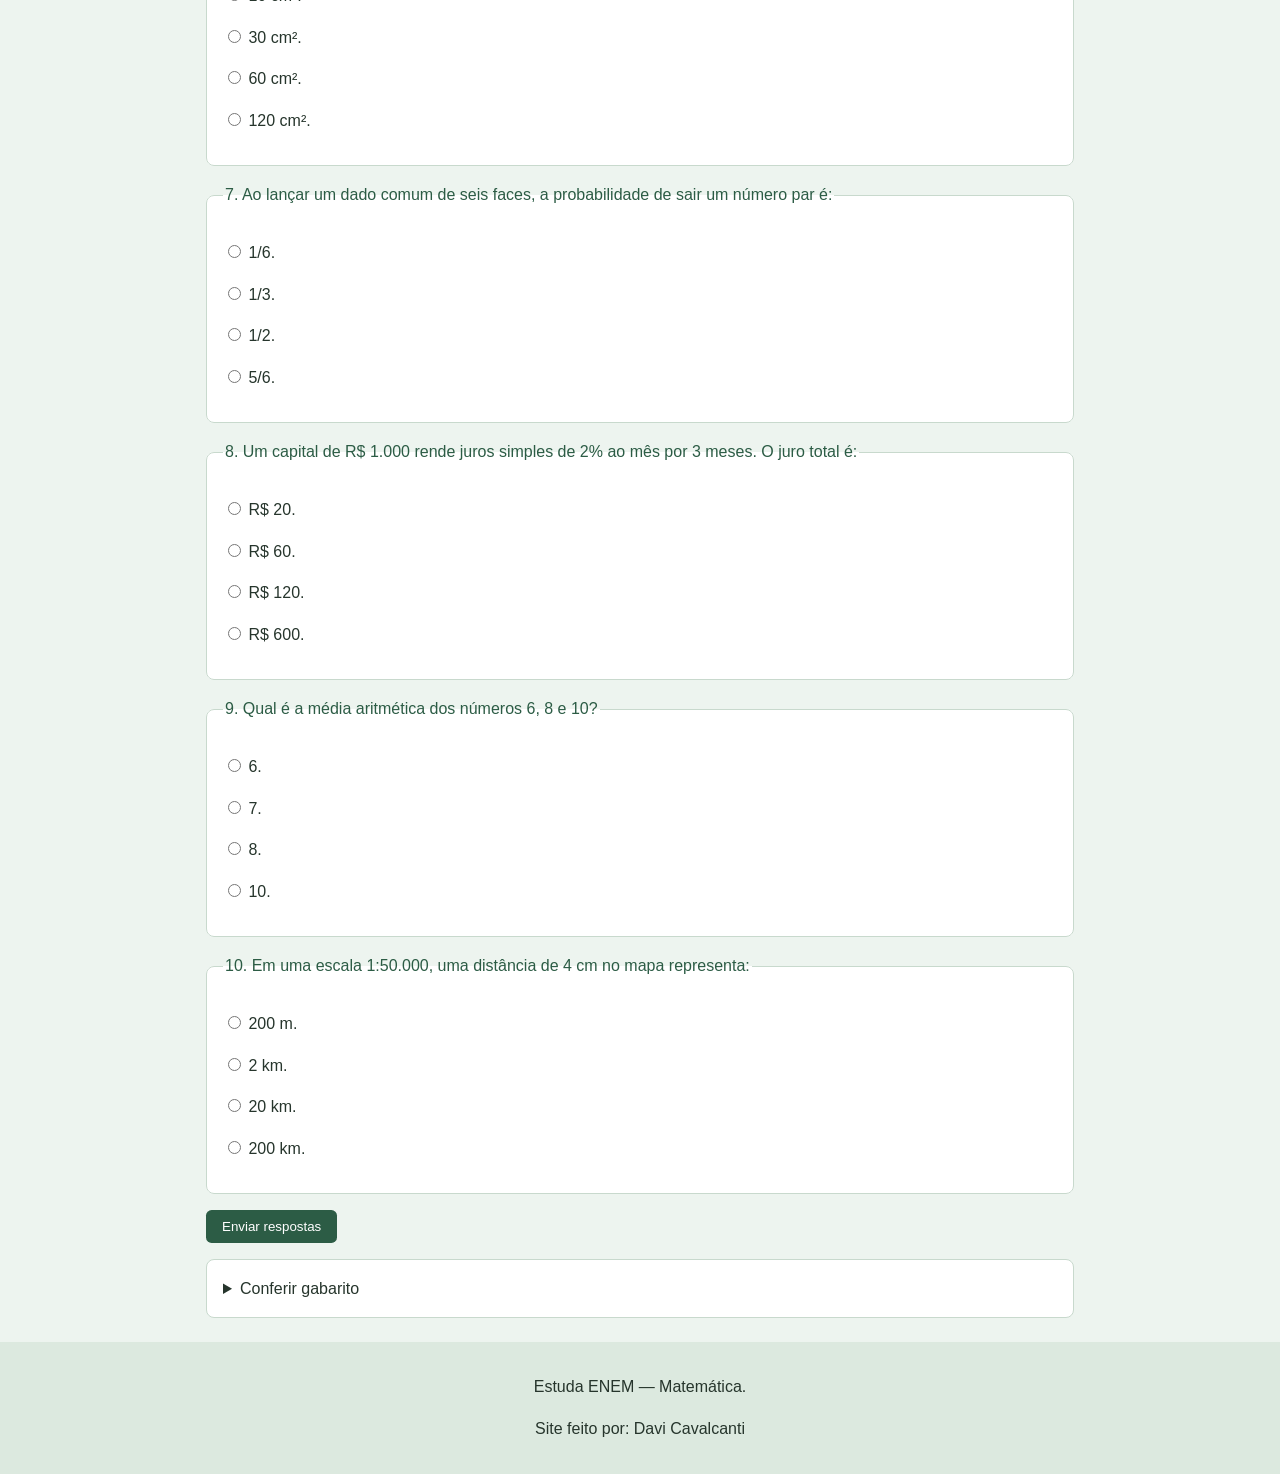
<file: Paginas/questoes-matematica.html>
<!doctype html>
<html lang="pt-BR">
<head>
  <meta charset="utf-8">
  <meta name="viewport" content="width=device-width, initial-scale=1">
  <title>Estuda ENEM | Questões de Matemática</title>
  <link rel="stylesheet" href="estilo.css">
</head>
<body>
  <header>
    <img class="logo-topo" src="../Imagens/Logo%20enem.png" alt="Logo do ENEM">
    <h1>10 questões de Matemática</h1>
    <nav aria-label="Navegação da página">
      <ul>
        <li><a href="index.html">Início</a></li>
        <li><a href="matematica.html">Voltar para Matemática</a></li>
        <li><a href="redacao.html">Redação</a></li>
        <li><a href="login.html">Login</a></li>
      </ul>
    </nav>
  </header>
  <main>
    <p>Marque uma alternativa em cada questão. As respostas não são corrigidas automaticamente.</p>
    <form>
      <fieldset>
        <legend>1. Quanto é 15% de 240?</legend>
        <p><label><input type="radio" name="q1" value="a"> 24.</label></p>
        <p><label><input type="radio" name="q1" value="b"> 30.</label></p>
        <p><label><input type="radio" name="q1" value="c"> 36.</label></p>
        <p><label><input type="radio" name="q1" value="d"> 42.</label></p>
      </fieldset>
      <fieldset>
        <legend>2. Três quartos de 20 correspondem a:</legend>
        <p><label><input type="radio" name="q2" value="a"> 5.</label></p>
        <p><label><input type="radio" name="q2" value="b"> 10.</label></p>
        <p><label><input type="radio" name="q2" value="c"> 15.</label></p>
        <p><label><input type="radio" name="q2" value="d"> 18.</label></p>
      </fieldset>
      <fieldset>
        <legend>3. Se 2 cadernos custam R$ 10, mantendo o mesmo preço por unidade, 5 cadernos custam:</legend>
        <p><label><input type="radio" name="q3" value="a"> R$ 15.</label></p>
        <p><label><input type="radio" name="q3" value="b"> R$ 20.</label></p>
        <p><label><input type="radio" name="q3" value="c"> R$ 25.</label></p>
        <p><label><input type="radio" name="q3" value="d"> R$ 30.</label></p>
      </fieldset>
      <fieldset>
        <legend>4. Para f(x) = 2x + 3, qual é o valor de f(4)?</legend>
        <p><label><input type="radio" name="q4" value="a"> 8.</label></p>
        <p><label><input type="radio" name="q4" value="b"> 11.</label></p>
        <p><label><input type="radio" name="q4" value="c"> 14.</label></p>
        <p><label><input type="radio" name="q4" value="d"> 20.</label></p>
      </fieldset>
      <fieldset>
        <legend>5. Qual é a área de um retângulo com 8 cm de comprimento e 5 cm de largura?</legend>
        <p><label><input type="radio" name="q5" value="a"> 13 cm².</label></p>
        <p><label><input type="radio" name="q5" value="b"> 26 cm².</label></p>
        <p><label><input type="radio" name="q5" value="c"> 40 cm².</label></p>
        <p><label><input type="radio" name="q5" value="d"> 80 cm².</label></p>
      </fieldset>
      <fieldset>
        <legend>6. Um triângulo tem base de 10 cm e altura de 6 cm. Sua área é:</legend>
        <p><label><input type="radio" name="q6" value="a"> 16 cm².</label></p>
        <p><label><input type="radio" name="q6" value="b"> 30 cm².</label></p>
        <p><label><input type="radio" name="q6" value="c"> 60 cm².</label></p>
        <p><label><input type="radio" name="q6" value="d"> 120 cm².</label></p>
      </fieldset>
      <fieldset>
        <legend>7. Ao lançar um dado comum de seis faces, a probabilidade de sair um número par é:</legend>
        <p><label><input type="radio" name="q7" value="a"> 1/6.</label></p>
        <p><label><input type="radio" name="q7" value="b"> 1/3.</label></p>
        <p><label><input type="radio" name="q7" value="c"> 1/2.</label></p>
        <p><label><input type="radio" name="q7" value="d"> 5/6.</label></p>
      </fieldset>
      <fieldset>
        <legend>8. Um capital de R$ 1.000 rende juros simples de 2% ao mês por 3 meses. O juro total é:</legend>
        <p><label><input type="radio" name="q8" value="a"> R$ 20.</label></p>
        <p><label><input type="radio" name="q8" value="b"> R$ 60.</label></p>
        <p><label><input type="radio" name="q8" value="c"> R$ 120.</label></p>
        <p><label><input type="radio" name="q8" value="d"> R$ 600.</label></p>
      </fieldset>
      <fieldset>
        <legend>9. Qual é a média aritmética dos números 6, 8 e 10?</legend>
        <p><label><input type="radio" name="q9" value="a"> 6.</label></p>
        <p><label><input type="radio" name="q9" value="b"> 7.</label></p>
        <p><label><input type="radio" name="q9" value="c"> 8.</label></p>
        <p><label><input type="radio" name="q9" value="d"> 10.</label></p>
      </fieldset>
      <fieldset>
        <legend>10. Em uma escala 1:50.000, uma distância de 4 cm no mapa representa:</legend>
        <p><label><input type="radio" name="q10" value="a"> 200 m.</label></p>
        <p><label><input type="radio" name="q10" value="b"> 2 km.</label></p>
        <p><label><input type="radio" name="q10" value="c"> 20 km.</label></p>
        <p><label><input type="radio" name="q10" value="d"> 200 km.</label></p>
      </fieldset>
      <button type="submit">Enviar respostas</button>
    </form>
    <details>
      <summary>Conferir gabarito</summary>
      <p>1-C, 2-C, 3-C, 4-B, 5-C, 6-B, 7-C, 8-B, 9-C, 10-B.</p>
    </details>
  </main>
  <footer>
    <p>Estuda ENEM — Matemática.</p>
    <p>Site feito por: Davi Cavalcanti</p>
  </footer>
</body>
</html>
</file>
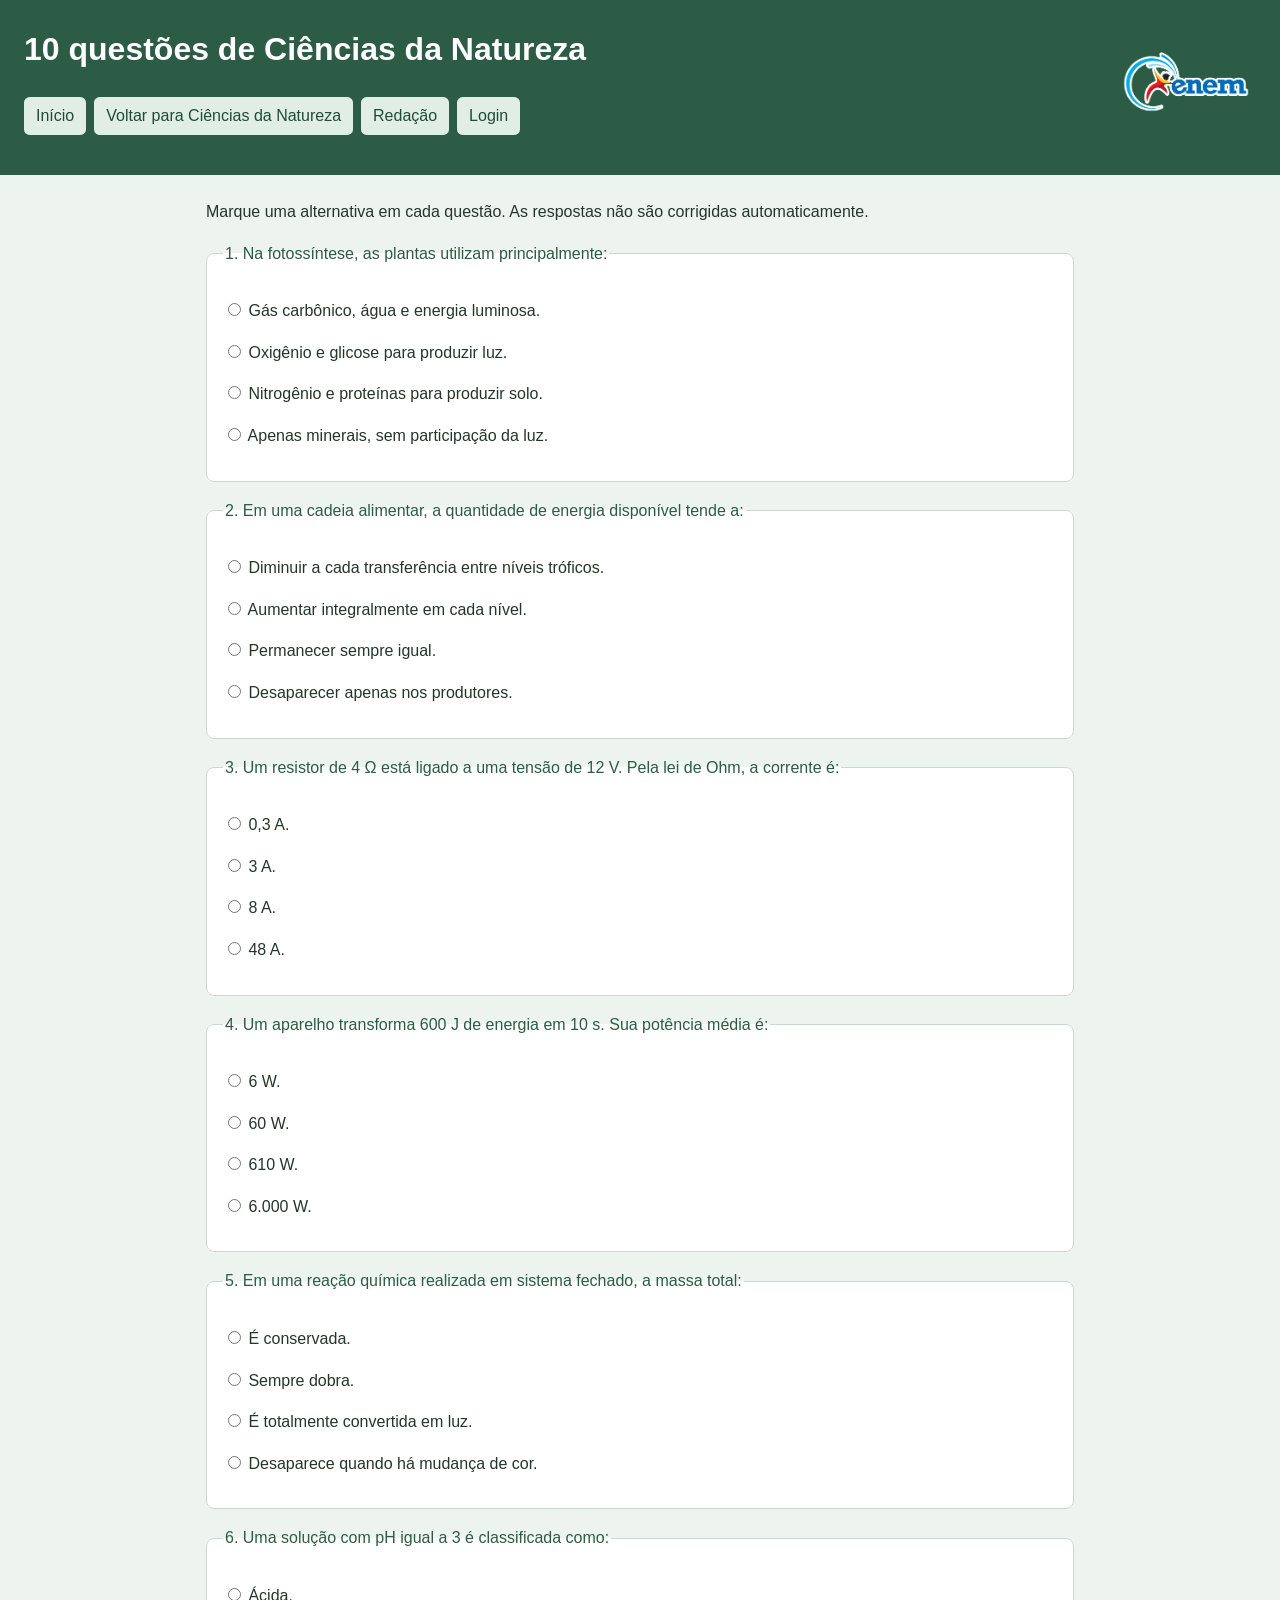
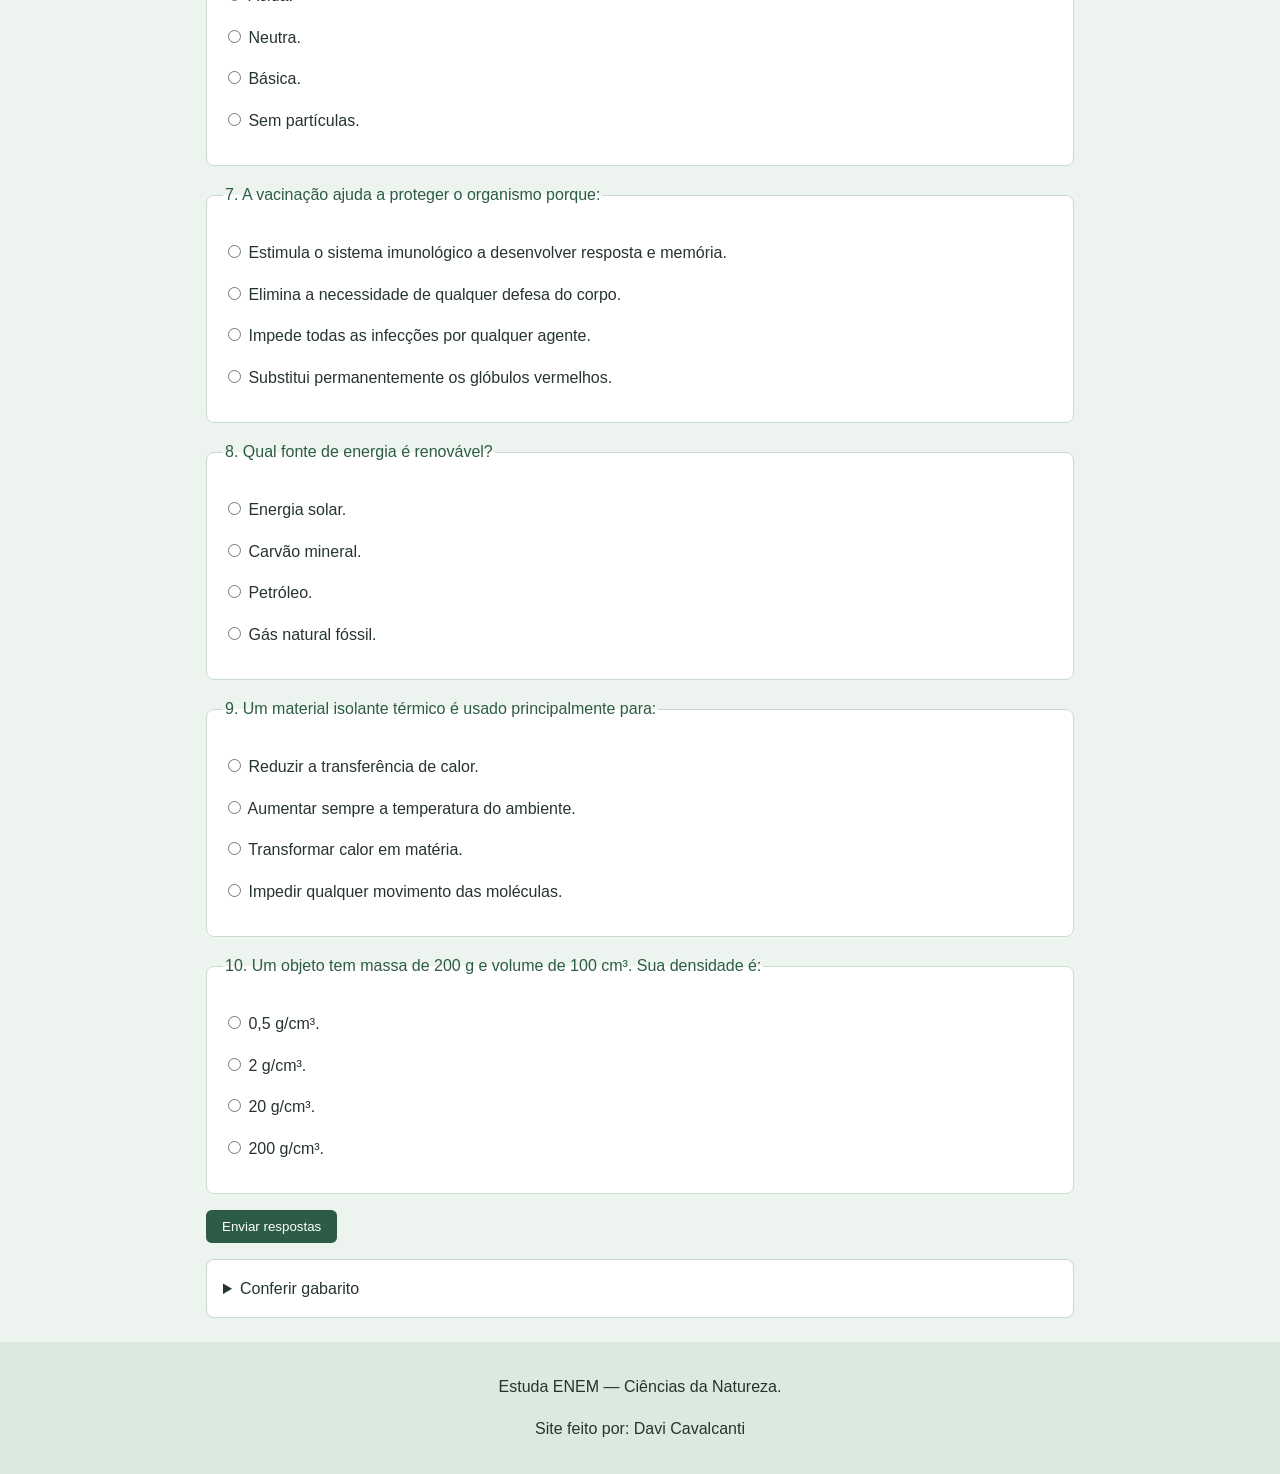
<file: Paginas/questoes-natureza.html>
<!doctype html>
<html lang="pt-BR">
<head>
  <meta charset="utf-8">
  <meta name="viewport" content="width=device-width, initial-scale=1">
  <title>Estuda ENEM | Questões de Ciências da Natureza</title>
  <link rel="stylesheet" href="estilo.css">
</head>
<body>
  <header>
    <img class="logo-topo" src="../Imagens/Logo%20enem.png" alt="Logo do ENEM">
    <h1>10 questões de Ciências da Natureza</h1>
    <nav aria-label="Navegação da página">
      <ul>
        <li><a href="index.html">Início</a></li>
        <li><a href="natureza.html">Voltar para Ciências da Natureza</a></li>
        <li><a href="redacao.html">Redação</a></li>
        <li><a href="login.html">Login</a></li>
      </ul>
    </nav>
  </header>
  <main>
    <p>Marque uma alternativa em cada questão. As respostas não são corrigidas automaticamente.</p>
    <form>
      <fieldset>
        <legend>1. Na fotossíntese, as plantas utilizam principalmente:</legend>
        <p><label><input type="radio" name="q1" value="a"> Gás carbônico, água e energia luminosa.</label></p>
        <p><label><input type="radio" name="q1" value="b"> Oxigênio e glicose para produzir luz.</label></p>
        <p><label><input type="radio" name="q1" value="c"> Nitrogênio e proteínas para produzir solo.</label></p>
        <p><label><input type="radio" name="q1" value="d"> Apenas minerais, sem participação da luz.</label></p>
      </fieldset>
      <fieldset>
        <legend>2. Em uma cadeia alimentar, a quantidade de energia disponível tende a:</legend>
        <p><label><input type="radio" name="q2" value="a"> Diminuir a cada transferência entre níveis tróficos.</label></p>
        <p><label><input type="radio" name="q2" value="b"> Aumentar integralmente em cada nível.</label></p>
        <p><label><input type="radio" name="q2" value="c"> Permanecer sempre igual.</label></p>
        <p><label><input type="radio" name="q2" value="d"> Desaparecer apenas nos produtores.</label></p>
      </fieldset>
      <fieldset>
        <legend>3. Um resistor de 4 Ω está ligado a uma tensão de 12 V. Pela lei de Ohm, a corrente é:</legend>
        <p><label><input type="radio" name="q3" value="a"> 0,3 A.</label></p>
        <p><label><input type="radio" name="q3" value="b"> 3 A.</label></p>
        <p><label><input type="radio" name="q3" value="c"> 8 A.</label></p>
        <p><label><input type="radio" name="q3" value="d"> 48 A.</label></p>
      </fieldset>
      <fieldset>
        <legend>4. Um aparelho transforma 600 J de energia em 10 s. Sua potência média é:</legend>
        <p><label><input type="radio" name="q4" value="a"> 6 W.</label></p>
        <p><label><input type="radio" name="q4" value="b"> 60 W.</label></p>
        <p><label><input type="radio" name="q4" value="c"> 610 W.</label></p>
        <p><label><input type="radio" name="q4" value="d"> 6.000 W.</label></p>
      </fieldset>
      <fieldset>
        <legend>5. Em uma reação química realizada em sistema fechado, a massa total:</legend>
        <p><label><input type="radio" name="q5" value="a"> É conservada.</label></p>
        <p><label><input type="radio" name="q5" value="b"> Sempre dobra.</label></p>
        <p><label><input type="radio" name="q5" value="c"> É totalmente convertida em luz.</label></p>
        <p><label><input type="radio" name="q5" value="d"> Desaparece quando há mudança de cor.</label></p>
      </fieldset>
      <fieldset>
        <legend>6. Uma solução com pH igual a 3 é classificada como:</legend>
        <p><label><input type="radio" name="q6" value="a"> Ácida.</label></p>
        <p><label><input type="radio" name="q6" value="b"> Neutra.</label></p>
        <p><label><input type="radio" name="q6" value="c"> Básica.</label></p>
        <p><label><input type="radio" name="q6" value="d"> Sem partículas.</label></p>
      </fieldset>
      <fieldset>
        <legend>7. A vacinação ajuda a proteger o organismo porque:</legend>
        <p><label><input type="radio" name="q7" value="a"> Estimula o sistema imunológico a desenvolver resposta e memória.</label></p>
        <p><label><input type="radio" name="q7" value="b"> Elimina a necessidade de qualquer defesa do corpo.</label></p>
        <p><label><input type="radio" name="q7" value="c"> Impede todas as infecções por qualquer agente.</label></p>
        <p><label><input type="radio" name="q7" value="d"> Substitui permanentemente os glóbulos vermelhos.</label></p>
      </fieldset>
      <fieldset>
        <legend>8. Qual fonte de energia é renovável?</legend>
        <p><label><input type="radio" name="q8" value="a"> Energia solar.</label></p>
        <p><label><input type="radio" name="q8" value="b"> Carvão mineral.</label></p>
        <p><label><input type="radio" name="q8" value="c"> Petróleo.</label></p>
        <p><label><input type="radio" name="q8" value="d"> Gás natural fóssil.</label></p>
      </fieldset>
      <fieldset>
        <legend>9. Um material isolante térmico é usado principalmente para:</legend>
        <p><label><input type="radio" name="q9" value="a"> Reduzir a transferência de calor.</label></p>
        <p><label><input type="radio" name="q9" value="b"> Aumentar sempre a temperatura do ambiente.</label></p>
        <p><label><input type="radio" name="q9" value="c"> Transformar calor em matéria.</label></p>
        <p><label><input type="radio" name="q9" value="d"> Impedir qualquer movimento das moléculas.</label></p>
      </fieldset>
      <fieldset>
        <legend>10. Um objeto tem massa de 200 g e volume de 100 cm³. Sua densidade é:</legend>
        <p><label><input type="radio" name="q10" value="a"> 0,5 g/cm³.</label></p>
        <p><label><input type="radio" name="q10" value="b"> 2 g/cm³.</label></p>
        <p><label><input type="radio" name="q10" value="c"> 20 g/cm³.</label></p>
        <p><label><input type="radio" name="q10" value="d"> 200 g/cm³.</label></p>
      </fieldset>
      <button type="submit">Enviar respostas</button>
    </form>
    <details>
      <summary>Conferir gabarito</summary>
      <p>1-A, 2-A, 3-B, 4-B, 5-A, 6-A, 7-A, 8-A, 9-A, 10-B.</p>
    </details>
  </main>
  <footer>
    <p>Estuda ENEM — Ciências da Natureza.</p>
    <p>Site feito por: Davi Cavalcanti</p>
  </footer>
</body>
</html>
</file>
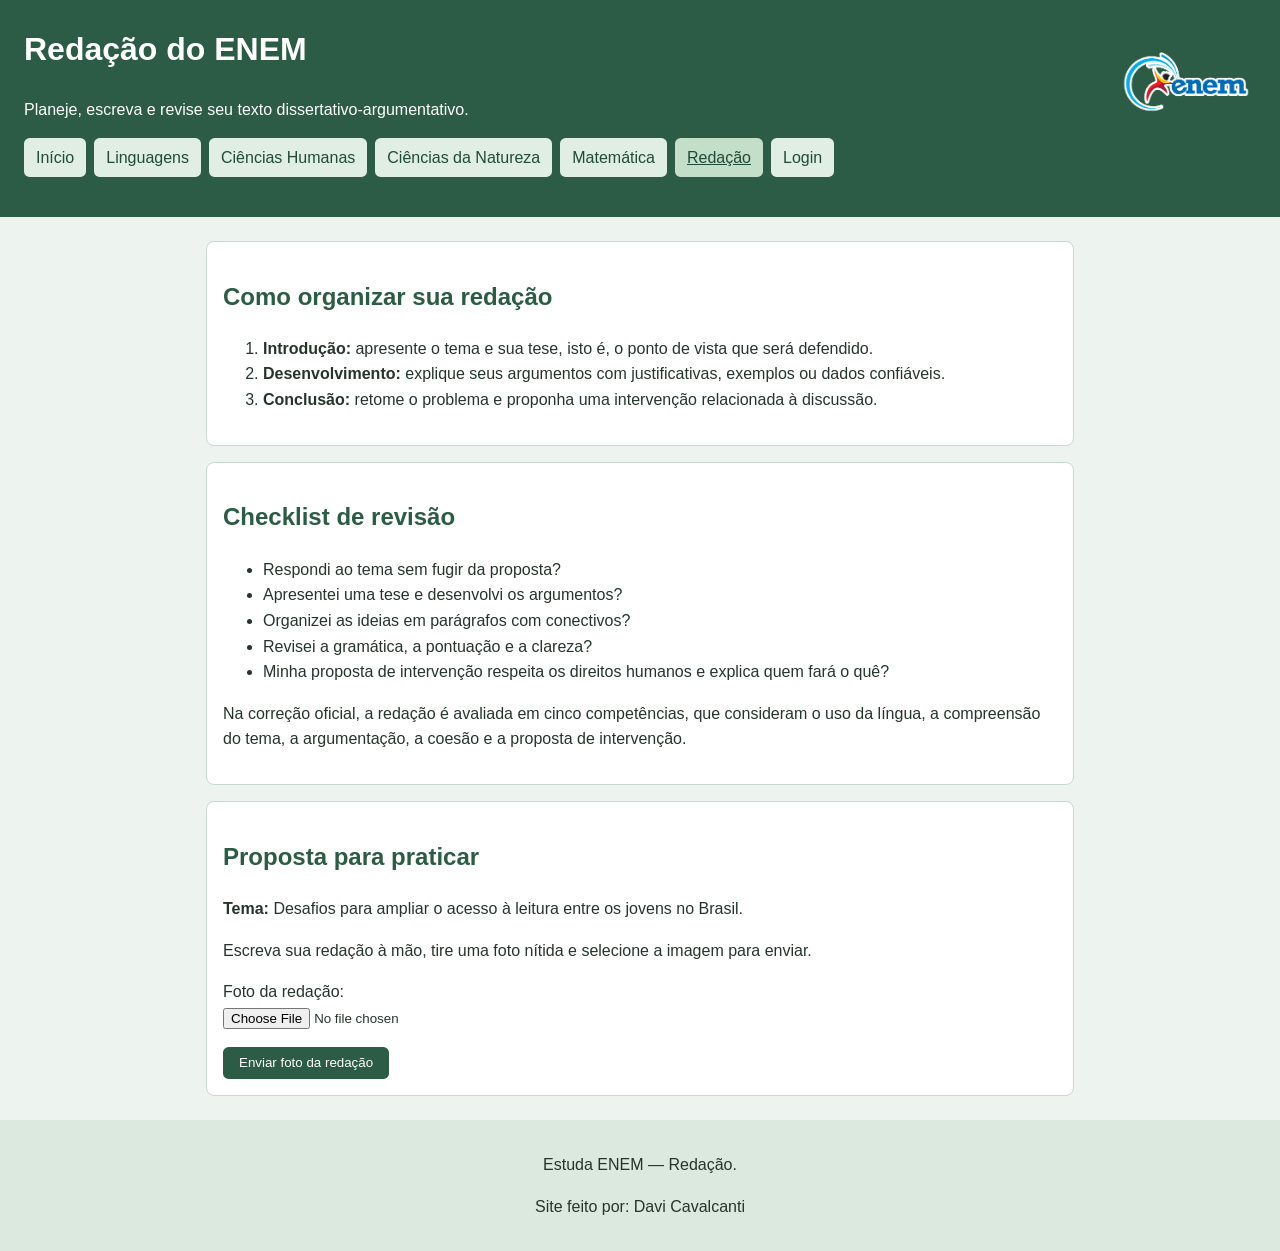
<file: Paginas/redacao.html>
<!doctype html>
<html lang="pt-BR">
<head>
  <meta charset="utf-8">
  <meta name="viewport" content="width=device-width, initial-scale=1">
  <title>Estuda ENEM | Redação</title>
  <link rel="stylesheet" href="estilo.css">
</head>
<body>
  <header>
    <img class="logo-topo" src="../Imagens/Logo%20enem.png" alt="Logo do ENEM">
    <h1>Redação do ENEM</h1>
    <p>Planeje, escreva e revise seu texto dissertativo-argumentativo.</p>
    <nav aria-label="Navegação principal">
      <ul>
        <li><a href="index.html">Início</a></li>
        <li><a href="linguagens.html">Linguagens</a></li>
        <li><a href="humanas.html">Ciências Humanas</a></li>
        <li><a href="natureza.html">Ciências da Natureza</a></li>
        <li><a href="matematica.html">Matemática</a></li>
        <li><a href="redacao.html" aria-current="page">Redação</a></li>
        <li><a href="login.html">Login</a></li>
      </ul>
    </nav>
  </header>
  <main>
    <section aria-labelledby="estrutura">
      <h2 id="estrutura">Como organizar sua redação</h2>
      <ol>
        <li><strong>Introdução:</strong> apresente o tema e sua tese, isto é, o ponto de vista que será defendido.</li>
        <li><strong>Desenvolvimento:</strong> explique seus argumentos com justificativas, exemplos ou dados confiáveis.</li>
        <li><strong>Conclusão:</strong> retome o problema e proponha uma intervenção relacionada à discussão.</li>
      </ol>
    </section>
    <section aria-labelledby="criterios">
      <h2 id="criterios">Checklist de revisão</h2>
      <ul>
        <li>Respondi ao tema sem fugir da proposta?</li>
        <li>Apresentei uma tese e desenvolvi os argumentos?</li>
        <li>Organizei as ideias em parágrafos com conectivos?</li>
        <li>Revisei a gramática, a pontuação e a clareza?</li>
        <li>Minha proposta de intervenção respeita os direitos humanos e explica quem fará o quê?</li>
      </ul>
      <p>Na correção oficial, a redação é avaliada em cinco competências, que consideram o uso da língua, a compreensão do tema, a argumentação, a coesão e a proposta de intervenção.</p>
    </section>
    <section aria-labelledby="treino">
      <h2 id="treino">Proposta para praticar</h2>
      <p><strong>Tema:</strong> Desafios para ampliar o acesso à leitura entre os jovens no Brasil.</p>
      <p>Escreva sua redação à mão, tire uma foto nítida e selecione a imagem para enviar.</p>
      <form method="post" enctype="multipart/form-data">
        <p>
          <label for="foto-redacao">Foto da redação:</label><br>
          <input id="foto-redacao" name="foto-redacao" type="file" accept="image/*" capture="environment" required>
        </p>
        <button type="submit">Enviar foto da redação</button>
      </form>
    </section>
  </main>
  <footer>
    <p>Estuda ENEM — Redação.</p>
    <p>Site feito por: Davi Cavalcanti</p>
  </footer>
</body>
</html>
</file>
<file: Paginas/estilo.css>
* {
  box-sizing: border-box;
}

body {
  margin: 0;
  background-color: #edf4ef;
  color: #26352c;
  font-family: Arial, sans-serif;
  line-height: 1.6;
}

header {
  position: relative;
  padding: 1.5rem;
  padding-right: 180px;
  background-color: #2c5c45;
  color: #ffffff;
}

header .logo-topo {
  position: absolute;
  top: 1rem;
  right: 1.5rem;
  width: 140px;
  height: auto;
}

header h1 {
  margin-top: 0;
}

.logo-inicio {
  display: block;
  width: 260px;
  max-width: 70%;
  height: auto;
  margin: 1.5rem auto;
}

nav ul {
  display: flex;
  flex-wrap: wrap;
  gap: 0.5rem;
  padding: 0;
  list-style: none;
}

nav a {
  display: inline-block;
  padding: 0.4rem 0.75rem;
  border-radius: 0.35rem;
  background-color: #e0eee4;
  color: #214b35;
  text-decoration: none;
}

nav a:hover,
nav a[aria-current="page"] {
  background-color: #c3dec9;
  text-decoration: underline;
}

main {
  max-width: 900px;
  margin: 1.5rem auto;
  padding: 0 1rem;
}

section,
article,
aside,
fieldset,
details {
  margin: 1rem 0;
  padding: 1rem;
  border: 1px solid #c8d9cd;
  border-radius: 0.5rem;
  background-color: #ffffff;
}

h2,
h3,
legend {
  color: #2c5c45;
}

a {
  color: #236b48;
}

a:hover {
  color: #153f2a;
}

input,
button {
  accent-color: #2c5c45;
}

button {
  padding: 0.55rem 1rem;
  border: 0;
  border-radius: 0.35rem;
  background-color: #2c5c45;
  color: #ffffff;
  cursor: pointer;
}

button:hover {
  background-color: #214b35;
}

mark {
  background-color: #f5df8c;
}

iframe,
img,
audio {
  max-width: 100%;
}

footer {
  padding: 1rem;
  background-color: #dce9df;
  color: #26352c;
  text-align: center;
}

@media (max-width: 600px) {
  header {
    padding-right: 100px;
  }

  header .logo-topo {
    top: 1rem;
    right: 1rem;
    width: 72px;
  }
}
</file>
